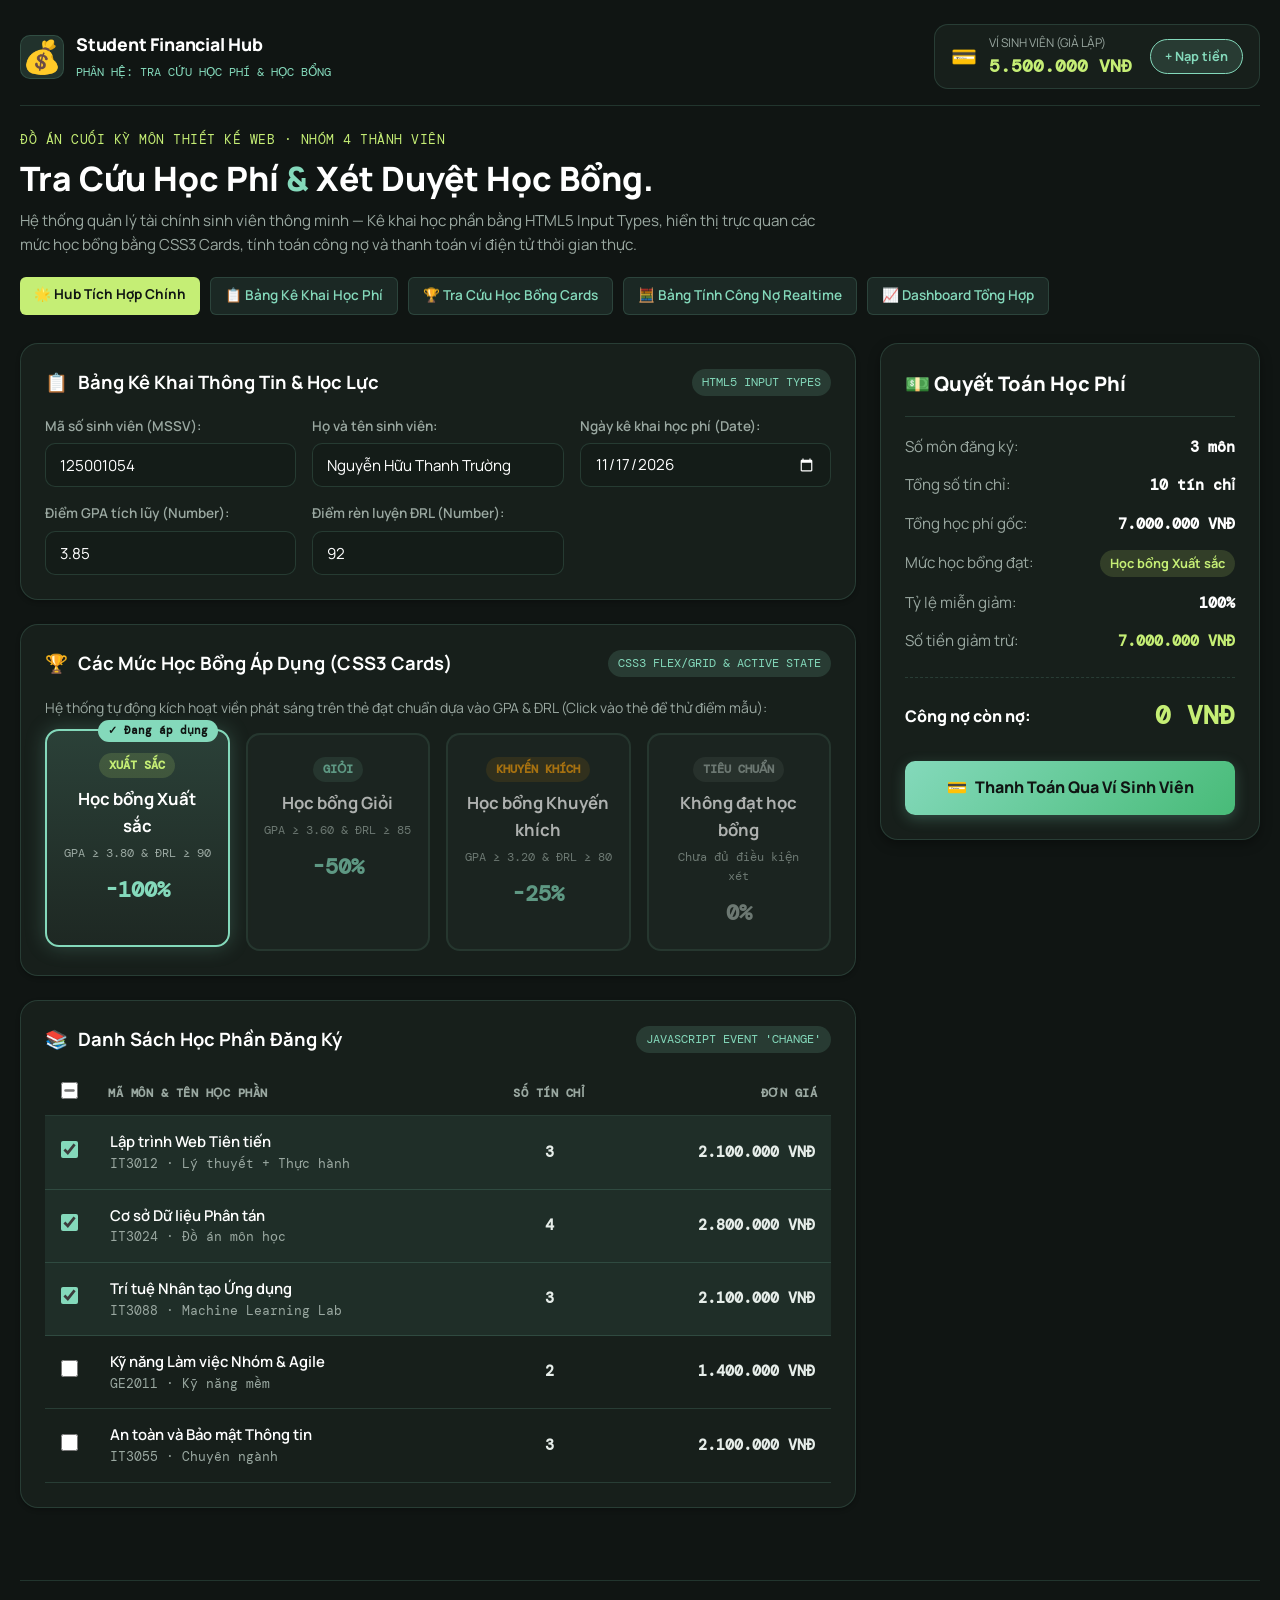
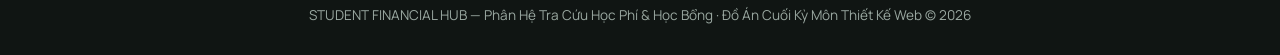
<file: index.html>
<!doctype html>
<html lang="vi">
  <head>
    <meta charset="utf-8">
    <meta name="viewport" content="width=device-width, initial-scale=1">
    <meta name="theme-color" content="#101513">
    <title>Financial Hub | Tra Cứu Học Phí & Xét Duyệt Học Bổng Sinh Viên</title>
    
    <!-- Google Fonts qua CDN: Manrope & DM Mono -->
    <link rel="preconnect" href="https://fonts.googleapis.com">
    <link rel="preconnect" href="https://fonts.gstatic.com" crossorigin>
    <link href="https://fonts.googleapis.com/css2?family=DM+Mono:wght@400;500;600&family=Manrope:wght@400;500;600;700;800&display=swap" rel="stylesheet">
    
    <!-- CSS Tách Biệt Theo Quy Chuẩn Kiến Trúc -->
    <link rel="stylesheet" href="css/reset.css">
    <link rel="stylesheet" href="css/variables.css">
    <link rel="stylesheet" href="css/style.css">
  </head>
  <body>
    <div class="hub-container">
      <!-- ═══ HEADER BẬC CAO ═══ -->
      <header class="hub-header">
        <div class="hub-header__top">
          <div class="hub-header__brand">
            <div class="hub-header__logo-icon">💰</div>
            <div>
              <h1 class="hub-header__title">Student Financial Hub</h1>
              <span class="hub-header__badge">Phân Hệ: Tra Cứu Học Phí & Học Bổng</span>
            </div>
          </div>

          <div class="hub-header__wallet">
            <span style="font-size: 1.3rem;">💳</span>
            <div>
              <div class="hub-header__wallet-label">Ví Sinh Viên (Giả Lập)</div>
              <div class="hub-header__wallet-value" id="wallet-header-balance">5.500.000 VNĐ</div>
            </div>
            <button type="button" class="hub-header__wallet-deposit-btn" id="btn-open-deposit-modal" title="Nạp thêm tiền vào ví">
              + Nạp tiền
            </button>
          </div>
        </div>

        <!-- Hero Section -->
        <div class="hub-hero">
          <p class="hub-hero__eyebrow">ĐỒ ÁN CUỐI KỲ MÔN THIẾT KẾ WEB · NHÓM 4 THÀNH VIÊN</p>
          <h2 class="hub-hero__heading">Tra Cứu Học Phí <span>&</span> Xét Duyệt Học Bổng.</h2>
          <p class="hub-hero__description">Hệ thống quản lý tài chính sinh viên thông minh — Kê khai học phần bằng HTML5 Input Types, hiển thị trực quan các mức học bổng bằng CSS3 Cards, tính toán công nợ và thanh toán ví điện tử thời gian thực.</p>
          
          <!-- Thanh điều hướng liên kết nhanh các phân hệ -->
          <nav class="hub-nav" style="display: flex; gap: 10px; margin-top: 20px; flex-wrap: wrap;">
            <a href="index.html" style="padding: 7px 14px; background: var(--color-lime); color: #101513; border-radius: 6px; font-weight: 700; text-decoration: none; font-size: 0.85rem;">🌟 Hub Tích Hợp Chính</a>
            <a href="pages/tuition.html" style="padding: 7px 14px; background: rgba(132, 217, 187, 0.1); color: var(--color-mint); border: 1px solid var(--color-border); border-radius: 6px; font-weight: 600; text-decoration: none; font-size: 0.85rem;">📋 Bảng Kê Khai Học Phí</a>
            <a href="pages/scholarship.html" style="padding: 7px 14px; background: rgba(132, 217, 187, 0.1); color: var(--color-mint); border: 1px solid var(--color-border); border-radius: 6px; font-weight: 600; text-decoration: none; font-size: 0.85rem;">🏆 Tra Cứu Học Bổng Cards</a>
            <a href="pages/calculator.html" style="padding: 7px 14px; background: rgba(132, 217, 187, 0.1); color: var(--color-mint); border: 1px solid var(--color-border); border-radius: 6px; font-weight: 600; text-decoration: none; font-size: 0.85rem;">🧮 Bảng Tính Công Nợ Realtime</a>
            <a href="pages/dashboard.html" style="padding: 7px 14px; background: rgba(132, 217, 187, 0.1); color: var(--color-mint); border: 1px solid var(--color-border); border-radius: 6px; font-weight: 600; text-decoration: none; font-size: 0.85rem;">📈 Dashboard Tổng Hợp</a>
          </nav>
        </div>
      </header>

      <!-- ═══ MAIN LAYOUT ═══ -->
      <main class="hub-main-grid">
        <!-- Cột Trái: Bảng kê khai, Thẻ học bổng & Danh sách môn học -->
        <div class="hub-left-column">
          <!-- 1. BẢNG KÊ KHAI THÔNG TIN & HỌC LỰC (HTML5 INPUT TYPES: DATE, NUMBER) -->
          <section class="hub-panel" aria-labelledby="declaration-heading">
            <div class="hub-panel__header">
              <h3 class="hub-panel__title" id="declaration-heading">
                <span>📋</span> Bảng Kê Khai Thông Tin & Học Lực
              </h3>
              <span class="hub-panel__tag">HTML5 INPUT TYPES</span>
            </div>

            <form class="declaration-form" id="tuition-declaration-form" onsubmit="return false;">
              <div class="declaration-form__group">
                <label class="declaration-form__label" for="student-code">Mã số sinh viên (MSSV):</label>
                <input type="text" id="student-code" class="declaration-form__input" value="125001054" placeholder="VD: 125001054">
              </div>

              <div class="declaration-form__group">
                <label class="declaration-form__label" for="student-fullname">Họ và tên sinh viên:</label>
                <input type="text" id="student-fullname" class="declaration-form__input" value="Nguyễn Hữu Thanh Trường" placeholder="VD: Nguyễn Hữu Thanh Trường">
              </div>

              <div class="declaration-form__group">
                <label class="declaration-form__label" for="declaration-date">Ngày kê khai học phí (Date):</label>
                <!-- Thẻ input date chuẩn HTML5 -->
                <input type="date" id="declaration-date" class="declaration-form__input" value="2026-11-17">
              </div>

              <div class="declaration-form__group">
                <label class="declaration-form__label" for="declaration-gpa">Điểm GPA tích lũy (Number):</label>
                <!-- Thẻ input number chuẩn HTML5 -->
                <input 
                  type="number" 
                  id="declaration-gpa" 
                  class="declaration-form__input" 
                  min="0" 
                  max="4.0" 
                  step="0.05" 
                  value="3.85" 
                  placeholder="Vd: 3.85"
                >
              </div>

              <div class="declaration-form__group">
                <label class="declaration-form__label" for="declaration-drl">Điểm rèn luyện ĐRL (Number):</label>
                <!-- Thẻ input number chuẩn HTML5 -->
                <input 
                  type="number" 
                  id="declaration-drl" 
                  class="declaration-form__input" 
                  min="0" 
                  max="100" 
                  step="1" 
                  value="92" 
                  placeholder="Vd: 92"
                >
              </div>
            </form>
          </section>

          <!-- 2. CSS3 CARDS HIỂN THỊ MỨC HỌC BỔNG -->
          <section class="hub-panel" aria-labelledby="scholarship-heading">
            <div class="hub-panel__header">
              <h3 class="hub-panel__title" id="scholarship-heading">
                <span>🏆</span> Các Mức Học Bổng Áp Dụng (CSS3 Cards)
              </h3>
              <span class="hub-panel__tag">CSS3 FLEX/GRID & ACTIVE STATE</span>
            </div>
            <p class="scholarship-desc">Hệ thống tự động kích hoạt viền phát sáng trên thẻ đạt chuẩn dựa vào GPA & ĐRL (Click vào thẻ để thử điểm mẫu):</p>
            
            <div class="scholarship-cards" id="scholarship-cards-container">
              <!-- Render động từ js/data.js -->
            </div>
          </section>

          <!-- 3. BẢNG MÔN HỌC & CHECKBOX REALTIME -->
          <section class="hub-panel" aria-labelledby="courses-heading">
            <div class="hub-panel__header">
              <h3 class="hub-panel__title" id="courses-heading">
                <span>📚</span> Danh Sách Học Phần Đăng Ký
              </h3>
              <span class="hub-panel__tag">JAVASCRIPT EVENT 'CHANGE'</span>
            </div>

            <div class="tuition-table-responsive">
              <table class="tuition-table">
                <thead>
                  <tr>
                    <th class="tuition-table__header" style="text-align: center; width: 44px;">
                      <input type="checkbox" id="select-all-courses" class="tuition-table__checkbox" title="Chọn tất cả môn học">
                    </th>
                    <th class="tuition-table__header">Mã Môn & Tên Học Phần</th>
                    <th class="tuition-table__header" style="text-align: center;">Số Tín Chỉ</th>
                    <th class="tuition-table__header" style="text-align: right;">Đơn Giá</th>
                  </tr>
                </thead>
                <tbody id="tuition-course-list">
                  <!-- Render động từ js/data.js -->
                </tbody>
              </table>
            </div>
          </section>
        </div>

        <!-- Cột Phải: Bảng Quyết Toán & Thanh Toán Ví -->
        <aside class="hub-right-column">
          <div class="summary-panel">
            <h3 class="summary-panel__header">💵 Quyết Toán Học Phí</h3>
            <div class="summary-list">
              <div class="summary-item">
                <span class="summary-item__label">Số môn đăng ký:</span>
                <span class="summary-item__value" id="summary-course-count">0 môn</span>
              </div>
              <div class="summary-item">
                <span class="summary-item__label">Tổng số tín chỉ:</span>
                <span class="summary-item__value" id="summary-total-credits">0 tín chỉ</span>
              </div>
              <div class="summary-item">
                <span class="summary-item__label">Tổng học phí gốc:</span>
                <span class="summary-item__value" id="summary-total-tuition">0 VNĐ</span>
              </div>
              <div class="summary-item">
                <span class="summary-item__label">Mức học bổng đạt:</span>
                <span class="summary-item__badge summary-item__badge--none" id="summary-scholarship-badge">Đang kiểm tra...</span>
              </div>
              <div class="summary-item">
                <span class="summary-item__label">Tỷ lệ miễn giảm:</span>
                <span class="summary-item__value" id="summary-scholarship-rate">0%</span>
              </div>
              <div class="summary-item">
                <span class="summary-item__label">Số tiền giảm trừ:</span>
                <span class="summary-item__value" style="color: var(--color-lime);" id="summary-discount-amount">0 VNĐ</span>
              </div>
              <div class="summary-item summary-debt">
                <span class="summary-debt__label">Công nợ còn nợ:</span>
                <span class="summary-debt__amount" id="summary-remaining-debt">0 VNĐ</span>
              </div>
            </div>

            <button type="button" class="summary-pay-btn" id="btn-open-payment-modal">
              <span>💳</span> Thanh Toán Qua Ví Sinh Viên
            </button>
          </div>
        </aside>
      </main>

      <!-- ═══ FOOTER ═══ -->
      <footer style="margin-top: 48px; padding-top: 24px; border-top: 1px solid var(--color-border); text-align: center; color: var(--color-text-dim); font-size: 0.85rem;">
        <p>STUDENT FINANCIAL HUB — Phân Hệ Tra Cứu Học Phí & Học Bổng · Đồ Án Cuối Kỳ Môn Thiết Kế Web © 2026</p>
      </footer>
    </div>

    <!-- ═══ MODAL THANH TOÁN VÍ SINH VIÊN ═══ -->
    <div class="wallet-modal-backdrop" id="wallet-payment-modal" role="dialog" aria-modal="true" aria-labelledby="modal-headline">
      <div class="wallet-modal">
        <h4 class="wallet-modal__title" id="modal-headline">💳 Xác Nhận Thanh Toán Học Phí</h4>
        <p class="wallet-modal__desc">Công nợ học phí sẽ được trừ trực tiếp vào số dư ví điện tử sinh viên của bạn.</p>

        <div class="wallet-modal__bill">
          <div class="wallet-modal__bill-row">
            <span>Sinh viên:</span>
            <strong id="modal-student-info">Nguyễn Hữu Thanh Trường (125001054)</strong>
          </div>
          <div class="wallet-modal__bill-row">
            <span>Số dư ví hiện tại:</span>
            <strong style="color: var(--color-lime);" id="wallet-modal-current">5.500.000 VNĐ</strong>
          </div>
          <div class="wallet-modal__bill-row">
            <span>Công nợ cần thanh toán:</span>
            <strong style="color: var(--color-danger);" id="wallet-modal-debt">0 VNĐ</strong>
          </div>
          <div class="wallet-modal__bill-row wallet-modal__bill-row--total">
            <span>Số dư dự kiến sau khi trừ:</span>
            <strong id="wallet-modal-after">5.500.000 VNĐ</strong>
          </div>
        </div>

        <div class="wallet-modal__actions">
          <button type="button" class="wallet-modal__btn-cancel" id="btn-close-modal">Hủy bỏ</button>
          <button type="button" class="wallet-modal__btn-confirm" id="btn-confirm-payment">Xác Nhận Trừ Ví</button>
        </div>
      </div>
    </div>

    <!-- ═══ MODAL NẠP TIỀN VÍ SINH VIÊN ═══ -->
    <div class="wallet-modal-backdrop" id="wallet-deposit-modal" role="dialog" aria-modal="true" aria-labelledby="deposit-modal-headline">
      <div class="wallet-modal">
        <h4 class="wallet-modal__title" id="deposit-modal-headline">💰 Nạp Tiền Vào Ví Sinh Viên</h4>
        <p class="wallet-modal__desc">Nhập số tiền hoặc chọn nhanh các mệnh giá bên dưới để nạp trực tiếp vào ví giả lập.</p>

        <div style="margin-bottom: 16px;">
          <label style="display: block; font-size: 0.85rem; font-weight: 600; color: var(--color-text-dim); margin-bottom: 6px;" for="deposit-amount-input">
            Số tiền nạp (VNĐ):
          </label>
          <input 
            type="number" 
            id="deposit-amount-input" 
            class="declaration-form__input" 
            placeholder="Nhập số tiền muốn nạp..." 
            min="10000" 
            step="10000"
            style="font-size: 1.1rem; font-weight: 700; color: var(--color-lime); width: 100%;"
          >
        </div>

        <!-- Chips chọn nhanh mệnh giá -->
        <div style="margin-bottom: 22px;">
          <div style="font-size: 0.75rem; text-transform: uppercase; color: var(--color-text-dim); margin-bottom: 8px; font-family: var(--font-family-mono); letter-spacing: 0.5px;">
            Chọn nhanh mệnh giá:
          </div>
          <div class="deposit-chips" style="display: flex; gap: 8px; flex-wrap: wrap;">
            <button type="button" class="deposit-chip-btn" data-amount="500000">+500.000đ</button>
            <button type="button" class="deposit-chip-btn" data-amount="1000000">+1.000.000đ</button>
            <button type="button" class="deposit-chip-btn" data-amount="2000000">+2.000.000đ</button>
            <button type="button" class="deposit-chip-btn" data-amount="5000000">+5.000.000đ</button>
          </div>
        </div>

        <div class="wallet-modal__actions">
          <button type="button" class="wallet-modal__btn-cancel" id="btn-close-deposit-modal">Hủy bỏ</button>
          <button type="button" class="wallet-modal__btn-confirm" id="btn-confirm-deposit">Xác Nhận Nạp Tiền</button>
        </div>
      </div>
    </div>

    <!-- Toast Notification -->
    <div class="hub-toast" id="app-toast"></div>

    <!-- ═══ JAVASCRIPT thuần (Vanilla JS - ES6+) ═══ -->
    <script src="js/data.js"></script>
    <script src="js/logic.js"></script>
    <script src="js/main.js"></script>
  </body>
</html>
</file>
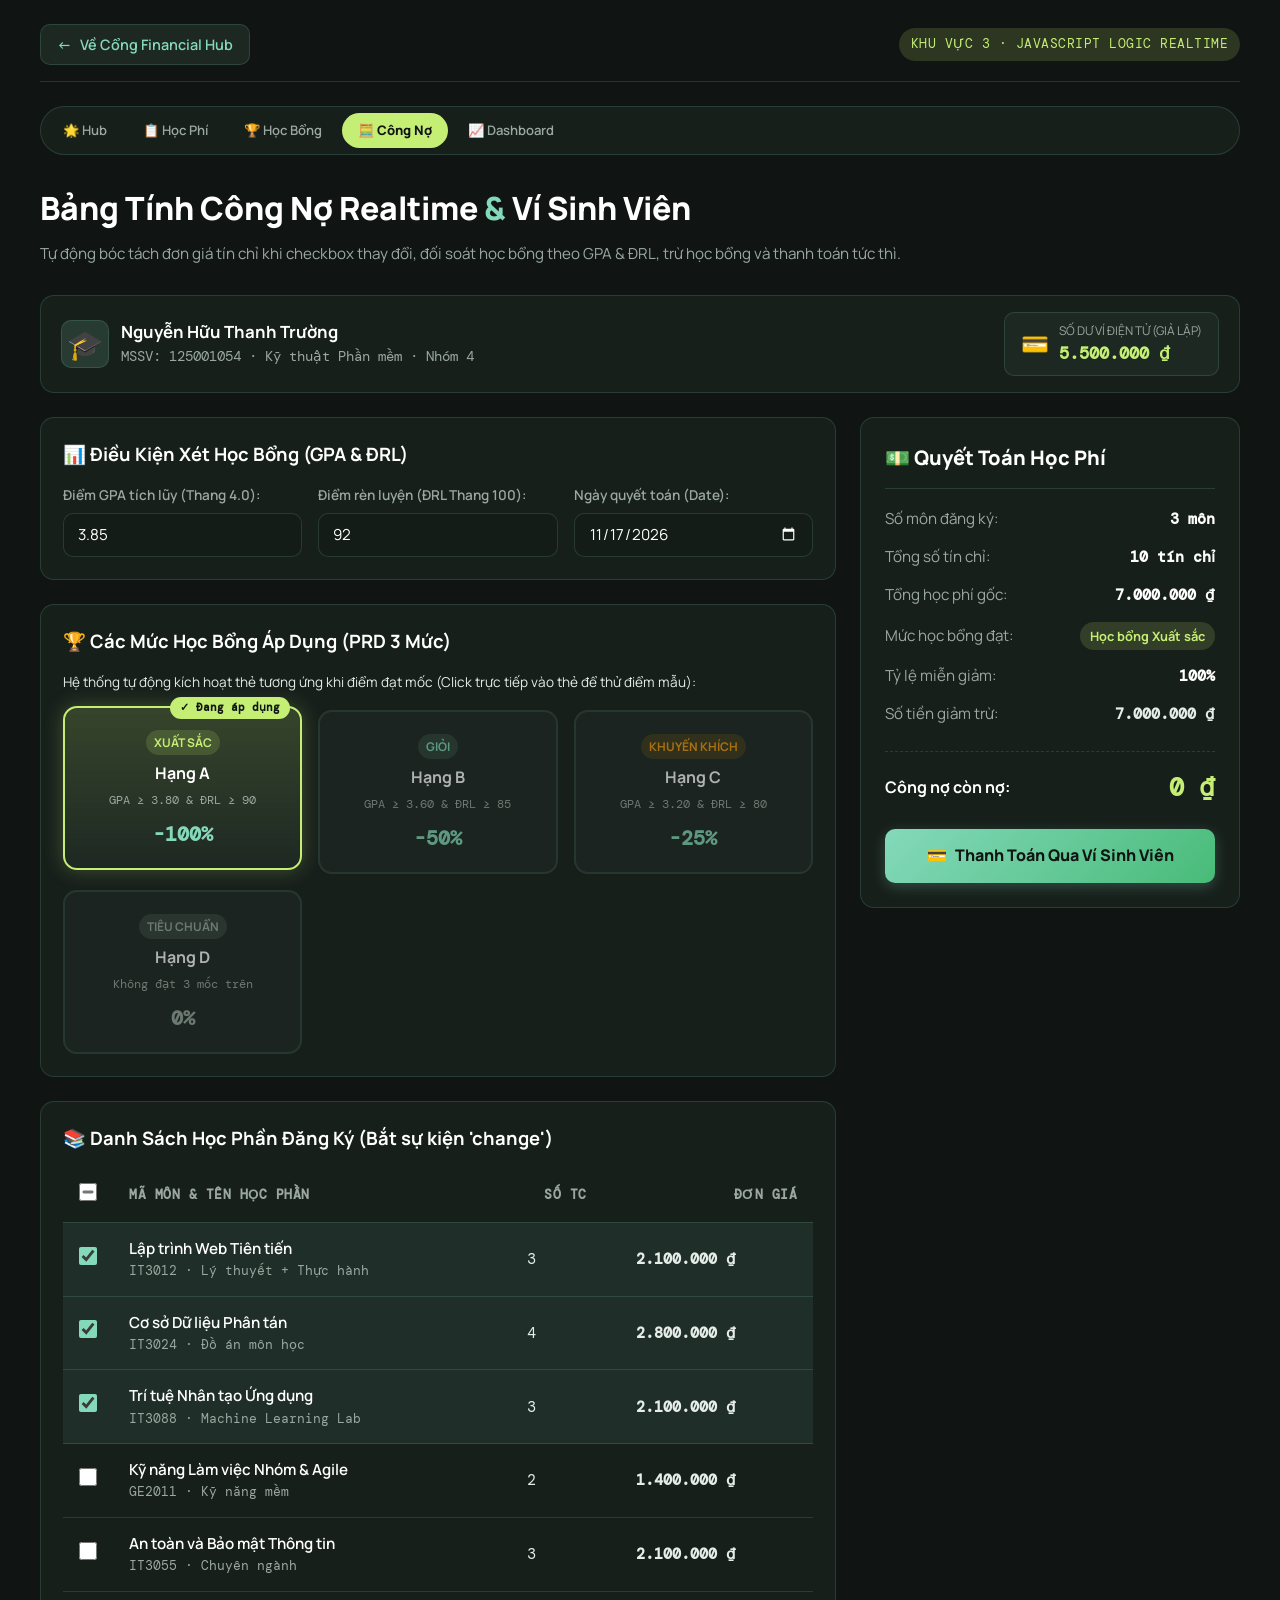
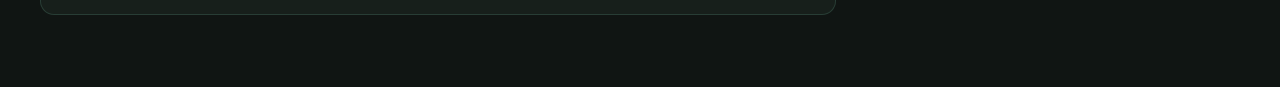
<file: pages/calculator.html>
<!doctype html>
<html lang="vi">
  <head>
    <meta charset="utf-8">
    <meta name="viewport" content="width=device-width, initial-scale=1">
    <meta name="theme-color" content="#101513">
    <title>Bảng Tính Công Nợ Realtime & Ví Sinh Viên | Financial Hub</title>
    <link rel="preconnect" href="https://fonts.googleapis.com">
    <link rel="preconnect" href="https://fonts.gstatic.com" crossorigin>
    <link href="https://fonts.googleapis.com/css2?family=DM+Mono:wght@400;500;600&family=Manrope:wght@400;500;600;700;800&display=swap" rel="stylesheet">
    <link rel="stylesheet" href="../css/style.css">
    <!-- CSS đã được chuyển vào css/style.css -->
  </head>
  <body>
    <div class="calc-container">
      <!-- Breadcrumb Navigation -->
      <nav class="top-nav">
        <a href="../index.html" class="btn-back">
          <span>←</span> Về Cổng Financial Hub
        </a>
        <span class="module-tag">KHU VỰC 3 · JAVASCRIPT LOGIC REALTIME</span>
      </nav>

      <nav class="subpage-nav">
        <a href="../index.html">🌟 Hub</a>
        <a href="tuition.html">📋 Học Phí</a>
        <a href="scholarship.html">🏆 Học Bổng</a>
        <a href="calculator.html" class="active">🧮 Công Nợ</a>
        <a href="dashboard.html">📈 Dashboard</a>
      </nav>

      <!-- Masthead -->
      <header class="calc-masthead">
        <h1>Bảng Tính Công Nợ Realtime <span>&</span> Ví Sinh Viên</h1>
        <p>Tự động bóc tách đơn giá tín chỉ khi checkbox thay đổi, đối soát học bổng theo GPA & ĐRL, trừ học bổng và thanh toán tức thì.</p>
      </header>

      <!-- Student & Wallet Bar -->
      <div class="student-bar">
        <div class="student-badge-info">
          <div class="student-badge-avatar">🎓</div>
          <div>
            <div class="student-badge-name">Nguyễn Hữu Thanh Trường</div>
            <div class="student-badge-meta">MSSV: 125001054 · Kỹ thuật Phần mềm · Nhóm 4</div>
          </div>
        </div>
        <div class="wallet-chip">
          <span style="font-size: 1.4rem;">💳</span>
          <div>
            <div class="wallet-chip-label">Số Dư Ví Điện Tử (Giả Lập)</div>
            <div class="wallet-chip-balance" id="header-wallet-balance">5.500.000 ₫</div>
          </div>
        </div>
      </div>

      <!-- Main Grid -->
      <main class="calc-grid">
        <!-- Cột Trái: GPA, Thẻ Học Bổng & Môn Học -->
        <section class="left-pane">
          <!-- 1. Kê khai Điểm Học Tập & Rèn Luyện (HTML5 Inputs) -->
          <article class="panel">
            <h2 class="panel-title">📊 Điều Kiện Xét Học Bổng (GPA & ĐRL)</h2>
            <div class="form-row">
              <div class="input-group">
                <label for="gpa-input">Điểm GPA tích lũy (Thang 4.0):</label>
                <input 
                  type="number" 
                  id="gpa-input" 
                  class="input-field" 
                  min="0" 
                  max="4.0" 
                  step="0.05" 
                  value="3.85" 
                  placeholder="Ví dụ: 3.85"
                >
              </div>
              <div class="input-group">
                <label for="drl-input">Điểm rèn luyện (ĐRL Thang 100):</label>
                <input 
                  type="number" 
                  id="drl-input" 
                  class="input-field" 
                  min="0" 
                  max="100" 
                  step="1" 
                  value="92" 
                  placeholder="Ví dụ: 92"
                >
              </div>
              <div class="input-group">
                <label for="calc-date">Ngày quyết toán (Date):</label>
                <input 
                  type="date" 
                  id="calc-date" 
                  class="input-field" 
                  value="2026-11-17"
                >
              </div>
            </div>
          </article>

          <!-- 2. Thẻ hiển thị mức học bổng (CSS3 Cards) -->
          <article class="panel">
            <h2 class="panel-title">🏆 Các Mức Học Bổng Áp Dụng (PRD 3 Mức)</h2>
            <p style="color: var(--text-secondary); font-size: 0.85rem; margin-bottom: 12px;">
              Hệ thống tự động kích hoạt thẻ tương ứng khi điểm đạt mốc (Click trực tiếp vào thẻ để thử điểm mẫu):
            </p>
            <div class="scholarship-grid">
              <!-- Mức Xuất sắc: 100% -->
              <div class="scholarship-card tier-excellent" data-tier="tier-excellent" data-sample-gpa="3.85" data-sample-drl="92">
                <span class="tier-badge">Xuất sắc</span>
                <h3 class="tier-title">Hạng A</h3>
                <p class="tier-criteria">GPA ≥ 3.80 & ĐRL ≥ 90</p>
                <span class="tier-rate">-100%</span>
              </div>

              <!-- Mức Giỏi: 50% -->
              <div class="scholarship-card tier-good" data-tier="tier-good" data-sample-gpa="3.65" data-sample-drl="86">
                <span class="tier-badge">Giỏi</span>
                <h3 class="tier-title">Hạng B</h3>
                <p class="tier-criteria">GPA ≥ 3.60 & ĐRL ≥ 85</p>
                <span class="tier-rate">-50%</span>
              </div>

              <!-- Mức Khuyến khích: 25% -->
              <div class="scholarship-card tier-fair" data-tier="tier-fair" data-sample-gpa="3.25" data-sample-drl="82">
                <span class="tier-badge">Khuyến khích</span>
                <h3 class="tier-title">Hạng C</h3>
                <p class="tier-criteria">GPA ≥ 3.20 & ĐRL ≥ 80</p>
                <span class="tier-rate">-25%</span>
              </div>

              <!-- Không đạt học bổng -->
              <div class="scholarship-card tier-none" data-tier="tier-none" data-sample-gpa="2.75" data-sample-drl="75">
                <span class="tier-badge">Tiêu chuẩn</span>
                <h3 class="tier-title">Hạng D</h3>
                <p class="tier-criteria">Không đạt 3 mốc trên</p>
                <span class="tier-rate">0%</span>
              </div>
            </div>
          </article>

          <!-- 3. Danh sách môn học đăng ký với checkbox Realtime -->
          <article class="panel">
            <h2 class="panel-title">📚 Danh Sách Học Phần Đăng Ký (Bắt sự kiện 'change')</h2>
            <div class="table-wrapper">
              <table class="subject-table">
                <thead>
                  <tr>
                    <th style="width: 44px; text-align: center;">
                      <input type="checkbox" id="select-all" title="Chọn tất cả">
                    </th>
                    <th>Mã môn & Tên học phần</th>
                    <th style="text-align: center;">Số TC</th>
                    <th style="text-align: right;">Đơn giá</th>
                  </tr>
                </thead>
                <tbody id="subject-list">
                  <tr>
                    <td style="text-align: center;">
                      <input type="checkbox" class="subject-checkbox" data-credits="3" data-price="2100000" checked>
                    </td>
                    <td>
                      <div class="course-name">Lập trình Web Tiên tiến</div>
                      <div class="course-code">IT3012 · Lý thuyết + Thực hành</div>
                    </td>
                    <td class="course-credits">3</td>
                    <td class="course-price">2.100.000 ₫</td>
                  </tr>
                  <tr>
                    <td style="text-align: center;">
                      <input type="checkbox" class="subject-checkbox" data-credits="4" data-price="2800000" checked>
                    </td>
                    <td>
                      <div class="course-name">Cơ sở Dữ liệu Phân tán</div>
                      <div class="course-code">IT3024 · Đồ án môn học</div>
                    </td>
                    <td class="course-credits">4</td>
                    <td class="course-price">2.800.000 ₫</td>
                  </tr>
                  <tr>
                    <td style="text-align: center;">
                      <input type="checkbox" class="subject-checkbox" data-credits="3" data-price="2100000" checked>
                    </td>
                    <td>
                      <div class="course-name">Trí tuệ Nhân tạo Ứng dụng</div>
                      <div class="course-code">IT3088 · Machine Learning Lab</div>
                    </td>
                    <td class="course-credits">3</td>
                    <td class="course-price">2.100.000 ₫</td>
                  </tr>
                  <tr>
                    <td style="text-align: center;">
                      <input type="checkbox" class="subject-checkbox" data-credits="2" data-price="1400000">
                    </td>
                    <td>
                      <div class="course-name">Kỹ năng Làm việc Nhóm & Agile</div>
                      <div class="course-code">GE2011 · Kỹ năng mềm</div>
                    </td>
                    <td class="course-credits">2</td>
                    <td class="course-price">1.400.000 ₫</td>
                  </tr>
                  <tr>
                    <td style="text-align: center;">
                      <input type="checkbox" class="subject-checkbox" data-credits="3" data-price="2100000">
                    </td>
                    <td>
                      <div class="course-name">An toàn và Bảo mật Thông tin</div>
                      <div class="course-code">IT3055 · Chuyên ngành</div>
                    </td>
                    <td class="course-credits">3</td>
                    <td class="course-price">2.100.000 ₫</td>
                  </tr>
                </tbody>
              </table>
            </div>
          </article>
        </section>

        <!-- Cột Phải: Bảng Quyết Toán & Nút Thanh Toán Ví -->
        <aside class="right-pane">
          <div class="summary-box">
            <h2 class="summary-header">💵 Quyết Toán Học Phí</h2>
            <div class="summary-rows">
              <div class="summary-row">
                <span class="summary-label">Số môn đăng ký:</span>
                <span class="summary-val" id="selected-count">0 môn</span>
              </div>
              <div class="summary-row">
                <span class="summary-label">Tổng số tín chỉ:</span>
                <span class="summary-val" id="total-credits">0 tín chỉ</span>
              </div>
              <div class="summary-row">
                <span class="summary-label">Tổng học phí gốc:</span>
                <span class="summary-val" id="total-tuition">0 ₫</span>
              </div>
              <div class="summary-row">
                <span class="summary-label">Mức học bổng đạt:</span>
                <span id="scholarship-name" class="badge-discount badge-none">Đang kiểm tra...</span>
              </div>
              <div class="summary-row">
                <span class="summary-label">Tỷ lệ miễn giảm:</span>
                <span class="summary-val" id="scholarship-rate">0%</span>
              </div>
              <div class="summary-row">
                <span class="summary-label">Số tiền giảm trừ:</span>
                <span class="summary-val" style="color: var(--lime);" id="scholarship-discount">0 ₫</span>
              </div>
              <div class="summary-row debt-row">
                <span class="debt-label">Công nợ còn nợ:</span>
                <span class="debt-value" id="remaining-debt">0 ₫</span>
              </div>
            </div>

            <button type="button" class="btn-wallet-pay" id="btn-open-wallet">
              <span>💳</span> Thanh Toán Qua Ví Sinh Viên
            </button>
          </div>
        </aside>
      </main>
    </div>

    <!-- Modal Thanh Toán Ví Sinh Viên (Giả Lập) -->
    <div class="modal-backdrop" id="wallet-modal">
      <div class="modal-box">
        <h3 class="modal-title"><span>💳</span> Xác Nhận Thanh Toán Học Phí</h3>
        <p class="modal-desc">Số tiền công nợ sẽ được trừ trực tiếp từ số dư ví điện tử sinh viên của bạn.</p>

        <div class="modal-bill">
          <div class="bill-row">
            <span>Sinh viên:</span>
            <strong>Nguyễn Hữu Thanh Trường</strong>
          </div>
          <div class="bill-row">
            <span>Số dư ví hiện tại:</span>
            <strong id="modal-wallet-balance" style="color: var(--lime);">5.500.000 ₫</strong>
          </div>
          <div class="bill-row">
            <span>Công nợ cần thanh toán:</span>
            <strong id="modal-pay-amount" style="color: var(--danger);">0 ₫</strong>
          </div>
          <div class="bill-row highlight">
            <span>Số dư ví sau thanh toán:</span>
            <strong id="modal-remaining-balance">5.500.000 ₫</strong>
          </div>
        </div>

        <div class="modal-actions">
          <button type="button" class="btn-cancel" id="btn-close-modal">Hủy bỏ</button>
          <button type="button" class="btn-confirm" id="btn-confirm-pay">Xác Nhận Trừ Ví</button>
        </div>
      </div>
    </div>

    <!-- Toast Notification -->
    <div class="toast" id="toast-msg"></div>

    <!-- Script Logic Của Thành Viên 4 -->
    <script src="../js/calculator.js"></script>
  </body>
</html>
</file>
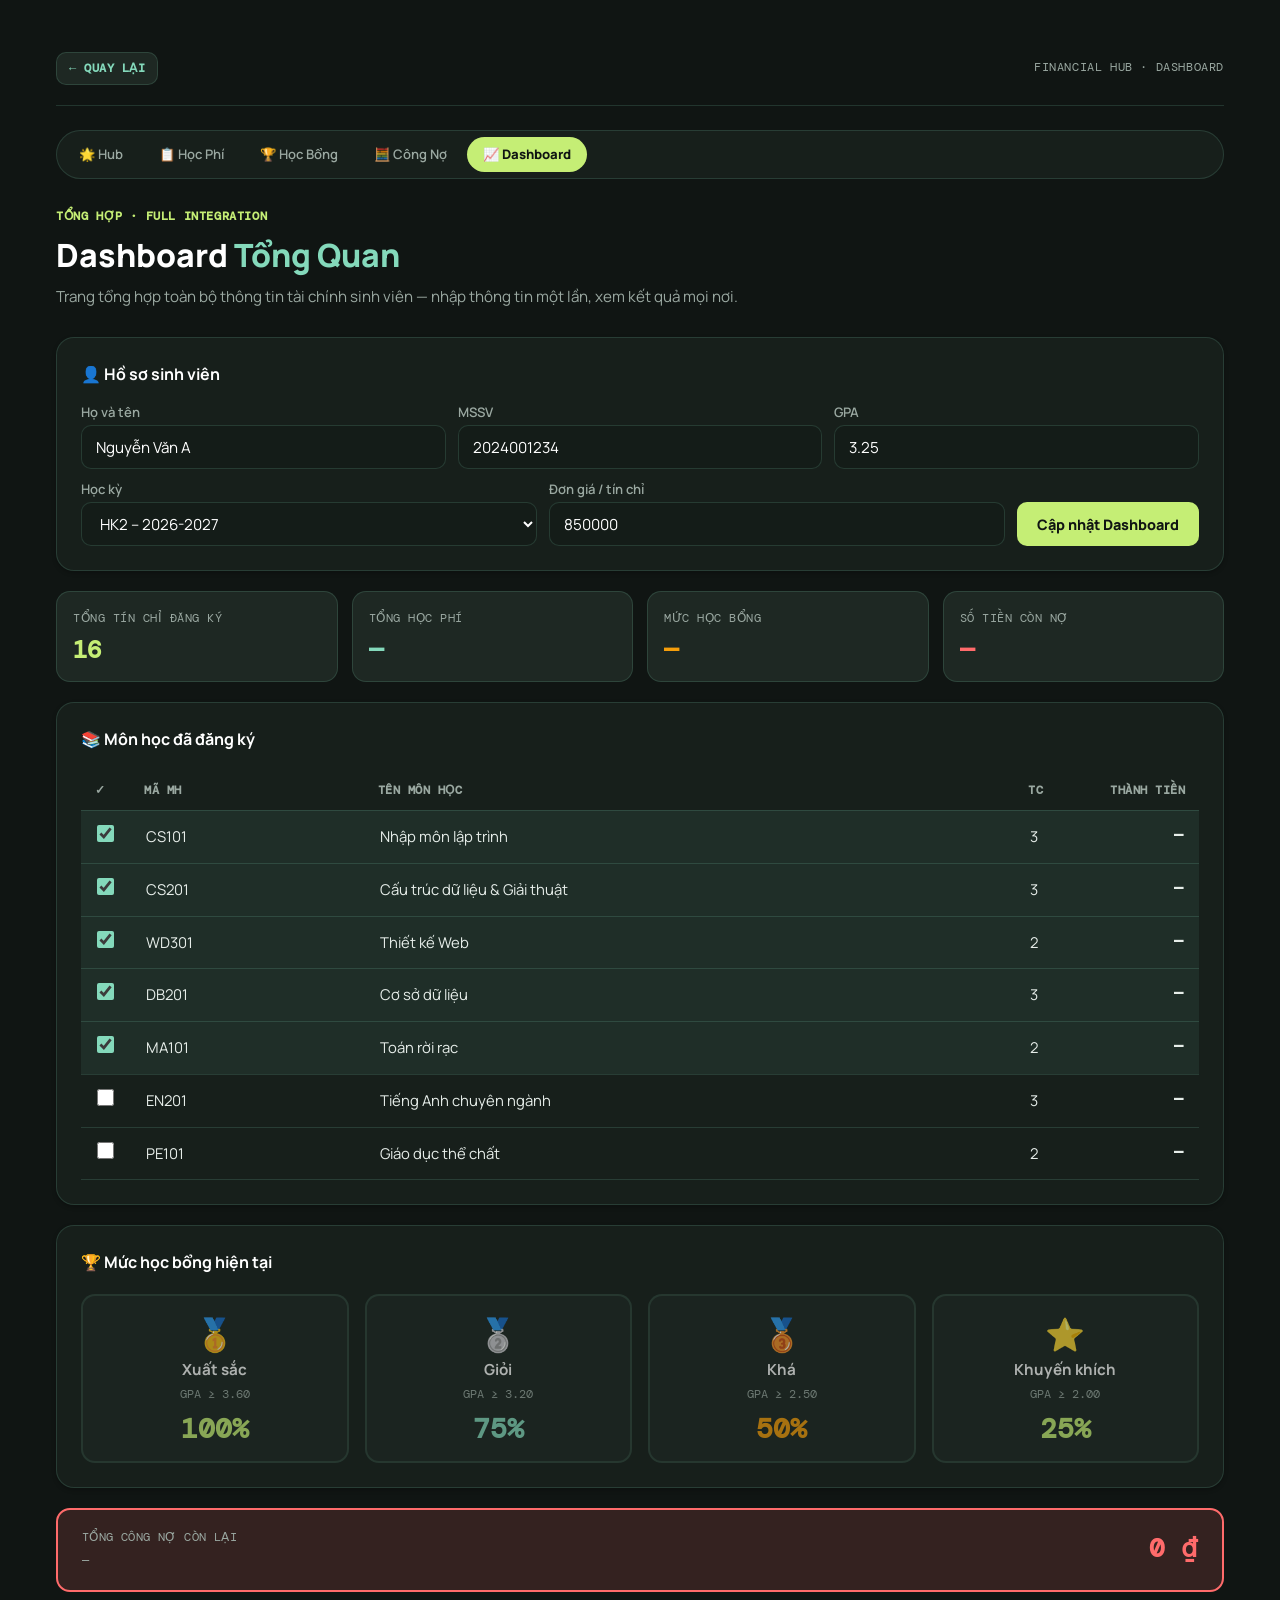
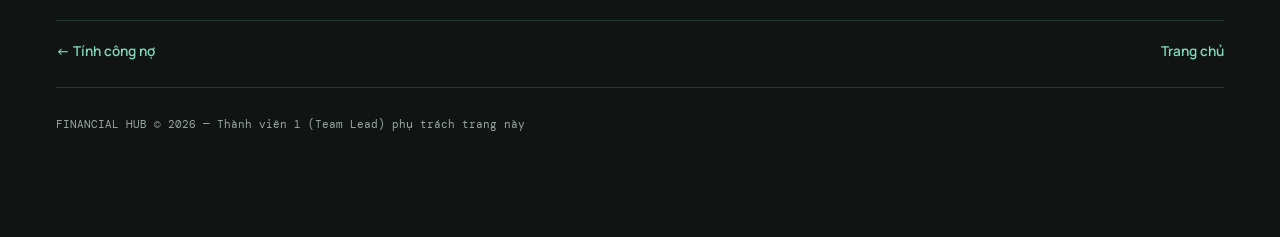
<file: pages/dashboard.html>
<!doctype html>
<html lang="vi">
  <head>
    <meta charset="utf-8">
    <meta name="viewport" content="width=device-width, initial-scale=1">
    <meta name="theme-color" content="#101513">
    <title>Dashboard Tổng Quan | Financial Hub</title>
    <link rel="preconnect" href="https://fonts.googleapis.com">
    <link rel="preconnect" href="https://fonts.gstatic.com" crossorigin>
    <link href="https://fonts.googleapis.com/css2?family=DM+Mono:wght@400;500&family=Manrope:wght@400;500;600;700;800&display=swap" rel="stylesheet">
    <link rel="stylesheet" href="../css/style.css">
  </head>
  <body>
    <main class="shell">
      <header class="masthead">
        <a href="../index.html" class="back-link">← QUAY LẠI</a>
        <span class="course-label">FINANCIAL HUB · DASHBOARD</span>
      </header>

      <nav class="subpage-nav">
        <a href="../index.html">🌟 Hub</a>
        <a href="tuition.html">📋 Học Phí</a>
        <a href="scholarship.html">🏆 Học Bổng</a>
        <a href="calculator.html">🧮 Công Nợ</a>
        <a href="dashboard.html" class="active">📈 Dashboard</a>
      </nav>

      <section class="exercise-head">
        <p class="eyebrow">TỔNG HỢP · FULL INTEGRATION</p>
        <h1>Dashboard <span>Tổng Quan</span></h1>
        <p>Trang tổng hợp toàn bộ thông tin tài chính sinh viên — nhập thông tin một lần, xem kết quả mọi nơi.</p>
      </section>

      <!-- ═══ STUDENT PROFILE ═══ -->
      <section class="workbench">
        <h2>👤 Hồ sơ sinh viên</h2>
        <form id="dashboard-form" style="display: grid; gap: 14px;">
          <div class="controls">
            <div class="field">
              <label for="d-name">Họ và tên</label>
              <input type="text" id="d-name" placeholder="Nguyễn Văn A" value="Nguyễn Văn A">
            </div>
            <div class="field">
              <label for="d-id">MSSV</label>
              <input type="text" id="d-id" placeholder="2024001234" value="2024001234">
            </div>
            <div class="field">
              <label for="d-gpa">GPA</label>
              <input type="number" id="d-gpa" min="0" max="4" step="0.01" value="3.25">
            </div>
          </div>
          <div class="controls">
            <div class="field">
              <label for="d-semester">Học kỳ</label>
              <select id="d-semester">
                <option value="HK1-2026">HK1 – 2026-2027</option>
                <option value="HK2-2026" selected>HK2 – 2026-2027</option>
              </select>
            </div>
            <div class="field">
              <label for="d-credit-price">Đơn giá / tín chỉ</label>
              <input type="number" id="d-credit-price" value="850000" min="100000" step="50000">
            </div>
            <button type="button" id="btn-dashboard-update" style="align-self: end;">Cập nhật Dashboard</button>
          </div>
        </form>
      </section>

      <!-- ═══ STATS OVERVIEW ═══ -->
      <div class="stats-row" style="margin-top: 20px;">
        <div class="stat-card">
          <div class="stat-label">Tổng tín chỉ đăng ký</div>
          <div class="stat-value lime" id="d-total-credits">16</div>
        </div>
        <div class="stat-card">
          <div class="stat-label">Tổng học phí</div>
          <div class="stat-value mint" id="d-total-tuition">—</div>
        </div>
        <div class="stat-card">
          <div class="stat-label">Mức học bổng</div>
          <div class="stat-value gold" id="d-scholarship-level">—</div>
        </div>
        <div class="stat-card">
          <div class="stat-label">Số tiền còn nợ</div>
          <div class="stat-value error" id="d-debt">—</div>
        </div>
      </div>

      <!-- ═══ COURSE LIST ═══ -->
      <section class="workbench" style="margin-top: 20px;">
        <h2>📚 Môn học đã đăng ký</h2>
        <div style="overflow-x: auto;">
          <table class="tuition-table" id="d-course-table">
            <thead>
              <tr>
                <th style="width:40px">✓</th>
                <th>Mã MH</th>
                <th>Tên môn học</th>
                <th style="width:55px">TC</th>
                <th class="money" style="width:130px">Thành tiền</th>
              </tr>
            </thead>
            <tbody>
              <tr><td><input type="checkbox" class="d-cb" data-credits="3" checked></td><td>CS101</td><td>Nhập môn lập trình</td><td>3</td><td class="money d-cost">—</td></tr>
              <tr><td><input type="checkbox" class="d-cb" data-credits="3" checked></td><td>CS201</td><td>Cấu trúc dữ liệu & Giải thuật</td><td>3</td><td class="money d-cost">—</td></tr>
              <tr><td><input type="checkbox" class="d-cb" data-credits="2" checked></td><td>WD301</td><td>Thiết kế Web</td><td>2</td><td class="money d-cost">—</td></tr>
              <tr><td><input type="checkbox" class="d-cb" data-credits="3" checked></td><td>DB201</td><td>Cơ sở dữ liệu</td><td>3</td><td class="money d-cost">—</td></tr>
              <tr><td><input type="checkbox" class="d-cb" data-credits="2" checked></td><td>MA101</td><td>Toán rời rạc</td><td>2</td><td class="money d-cost">—</td></tr>
              <tr><td><input type="checkbox" class="d-cb" data-credits="3"></td><td>EN201</td><td>Tiếng Anh chuyên ngành</td><td>3</td><td class="money d-cost">—</td></tr>
              <tr><td><input type="checkbox" class="d-cb" data-credits="2"></td><td>PE101</td><td>Giáo dục thể chất</td><td>2</td><td class="money d-cost">—</td></tr>
            </tbody>
          </table>
        </div>
      </section>

      <!-- ═══ SCHOLARSHIP CARDS (mini) ═══ -->
      <section class="workbench" style="margin-top: 20px;">
        <h2>🏆 Mức học bổng hiện tại</h2>
        <div class="scholarship-grid" id="d-scholarship-grid">
          <div class="scholarship-card gold" data-min-gpa="3.60" data-percent="100" id="d-card-xs">
            <div class="card-emoji">🥇</div>
            <div class="card-title">Xuất sắc</div>
            <div class="card-gpa">GPA ≥ 3.60</div>
            <div class="card-percent">100%</div>
          </div>
          <div class="scholarship-card silver" data-min-gpa="3.20" data-percent="75" id="d-card-g">
            <div class="card-emoji">🥈</div>
            <div class="card-title">Giỏi</div>
            <div class="card-gpa">GPA ≥ 3.20</div>
            <div class="card-percent">75%</div>
          </div>
          <div class="scholarship-card bronze" data-min-gpa="2.50" data-percent="50" id="d-card-k">
            <div class="card-emoji">🥉</div>
            <div class="card-title">Khá</div>
            <div class="card-gpa">GPA ≥ 2.50</div>
            <div class="card-percent">50%</div>
          </div>
          <div class="scholarship-card" data-min-gpa="2.00" data-percent="25" id="d-card-kk">
            <div class="card-emoji">⭐</div>
            <div class="card-title">Khuyến khích</div>
            <div class="card-gpa">GPA ≥ 2.00</div>
            <div class="card-percent">25%</div>
          </div>
        </div>
      </section>

      <!-- ═══ FINAL SUMMARY ═══ -->
      <div class="summary-bar debt" id="d-summary" style="margin-top: 20px;">
        <div>
          <div class="label">TỔNG CÔNG NỢ CÒN LẠI</div>
          <div class="label" style="margin-top:4px;" id="d-formula">—</div>
        </div>
        <div class="total" id="d-grand-total">0 ₫</div>
      </div>

      <div class="exercise-nav">
        <a href="calculator.html">← Tính công nợ</a>
        <a href="../index.html">Trang chủ</a>
      </div>

      <footer class="site-footer">
        <span>FINANCIAL HUB © 2026 — Thành viên 1 (Team Lead) phụ trách trang này</span>
      </footer>
    </main>

    <script src="../js/dashboard.js"></script>
  </body>
</html>
</file>
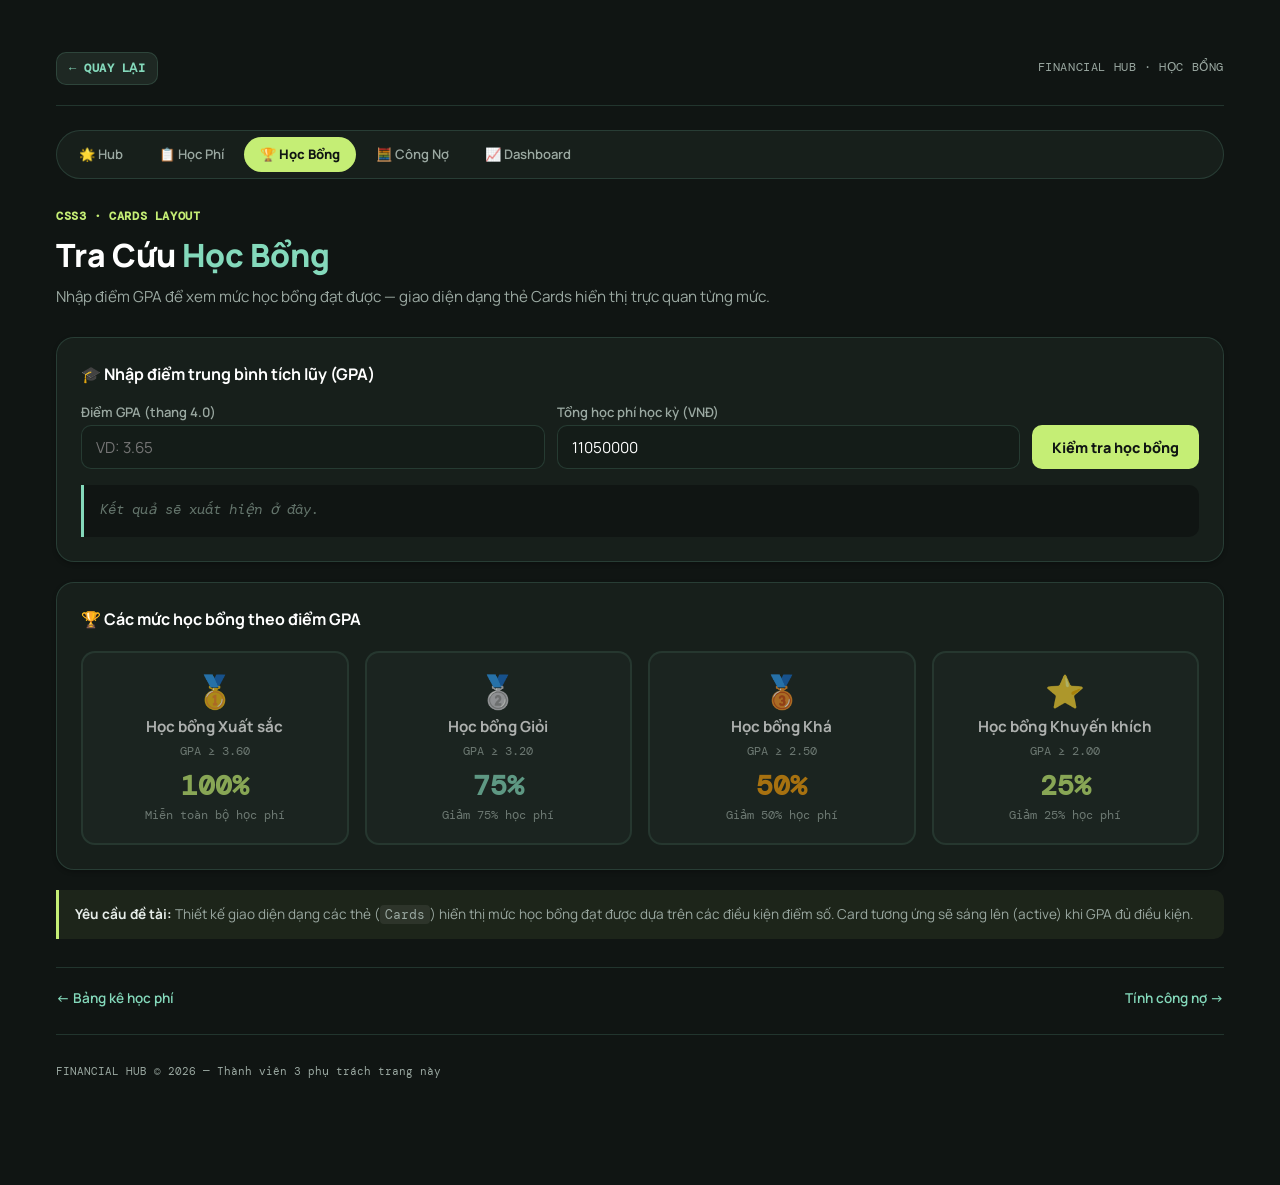
<file: pages/scholarship.html>
<!doctype html>
<html lang="vi">
  <head>
    <meta charset="utf-8">
    <meta name="viewport" content="width=device-width, initial-scale=1">
    <meta name="theme-color" content="#101513">
    <title>Tra Cứu Học Bổng | Financial Hub</title>
    <link rel="preconnect" href="https://fonts.googleapis.com">
    <link rel="preconnect" href="https://fonts.gstatic.com" crossorigin>
    <link href="https://fonts.googleapis.com/css2?family=DM+Mono:wght@400;500&family=Manrope:wght@400;500;600;700;800&display=swap" rel="stylesheet">
    <link rel="stylesheet" href="../css/style.css">
  </head>
  <body>
    <main class="shell">
      <header class="masthead">
        <a href="../index.html" class="back-link">← QUAY LẠI</a>
        <span class="course-label">FINANCIAL HUB · HỌC BỔNG</span>
      </header>

      <nav class="subpage-nav">
        <a href="../index.html">🌟 Hub</a>
        <a href="tuition.html">📋 Học Phí</a>
        <a href="scholarship.html" class="active">🏆 Học Bổng</a>
        <a href="calculator.html">🧮 Công Nợ</a>
        <a href="dashboard.html">📈 Dashboard</a>
      </nav>

      <section class="exercise-head">
        <p class="eyebrow">CSS3 · CARDS LAYOUT</p>
        <h1>Tra Cứu <span>Học Bổng</span></h1>
        <p>Nhập điểm GPA để xem mức học bổng đạt được — giao diện dạng thẻ Cards hiển thị trực quan từng mức.</p>
      </section>

      <!-- ═══ GPA INPUT ═══ -->
      <section class="workbench">
        <h2>🎓 Nhập điểm trung bình tích lũy (GPA)</h2>
        <div class="controls">
          <div class="field">
            <label for="gpa-input">Điểm GPA (thang 4.0)</label>
            <input type="number" id="gpa-input" min="0" max="4" step="0.01" placeholder="VD: 3.65" value="">
          </div>
          <div class="field">
            <label for="total-tuition">Tổng học phí học kỳ (VNĐ)</label>
            <input type="number" id="total-tuition" min="0" step="100000" value="11050000" placeholder="11,050,000">
          </div>
          <button type="button" id="btn-check-scholarship">Kiểm tra học bổng</button>
        </div>
        <div class="result" id="gpa-result"></div>
      </section>

      <!-- ═══ SCHOLARSHIP CARDS ═══ -->
      <section class="workbench" style="margin-top: 20px;">
        <h2>🏆 Các mức học bổng theo điểm GPA</h2>
        <div class="scholarship-grid" id="scholarship-grid">

          <!-- Card 1: Xuất sắc -->
          <div class="scholarship-card gold" data-min-gpa="3.60" data-percent="100" id="card-xuat-sac">
            <div class="card-emoji">🥇</div>
            <div class="card-title">Học bổng Xuất sắc</div>
            <div class="card-gpa">GPA ≥ 3.60</div>
            <div class="card-percent">100%</div>
            <div class="card-amount">Miễn toàn bộ học phí</div>
          </div>

          <!-- Card 2: Giỏi -->
          <div class="scholarship-card silver" data-min-gpa="3.20" data-percent="75" id="card-gioi">
            <div class="card-emoji">🥈</div>
            <div class="card-title">Học bổng Giỏi</div>
            <div class="card-gpa">GPA ≥ 3.20</div>
            <div class="card-percent">75%</div>
            <div class="card-amount">Giảm 75% học phí</div>
          </div>

          <!-- Card 3: Khá -->
          <div class="scholarship-card bronze" data-min-gpa="2.50" data-percent="50" id="card-kha">
            <div class="card-emoji">🥉</div>
            <div class="card-title">Học bổng Khá</div>
            <div class="card-gpa">GPA ≥ 2.50</div>
            <div class="card-percent">50%</div>
            <div class="card-amount">Giảm 50% học phí</div>
          </div>

          <!-- Card 4: Khuyến khích -->
          <div class="scholarship-card" data-min-gpa="2.00" data-percent="25" id="card-kk">
            <div class="card-emoji">⭐</div>
            <div class="card-title">Học bổng Khuyến khích</div>
            <div class="card-gpa">GPA ≥ 2.00</div>
            <div class="card-percent">25%</div>
            <div class="card-amount">Giảm 25% học phí</div>
          </div>

        </div>
      </section>

      <!-- ═══ SCHOLARSHIP RESULT ═══ -->
      <div class="summary-bar" id="scholarship-summary" style="margin-top: 20px; display: none;">
        <div>
          <div class="label">SỐ TIỀN HỌC BỔNG ĐƯỢC NHẬN</div>
          <div class="label" style="margin-top:4px;" id="scholarship-detail">—</div>
        </div>
        <div class="total" id="scholarship-amount">0 ₫</div>
      </div>

      <div class="prompt-box">
        <strong>Yêu cầu đề tài:</strong> Thiết kế giao diện dạng các thẻ (<code>Cards</code>) hiển thị mức học bổng đạt được dựa trên các điều kiện điểm số. Card tương ứng sẽ sáng lên (active) khi GPA đủ điều kiện.
      </div>

      <div class="exercise-nav">
        <a href="tuition.html">← Bảng kê học phí</a>
        <a href="calculator.html">Tính công nợ →</a>
      </div>

      <footer class="site-footer">
        <span>FINANCIAL HUB © 2026 — Thành viên 3 phụ trách trang này</span>
      </footer>
    </main>

    <script src="../js/scholarship.js"></script>
  </body>
</html>
</file>
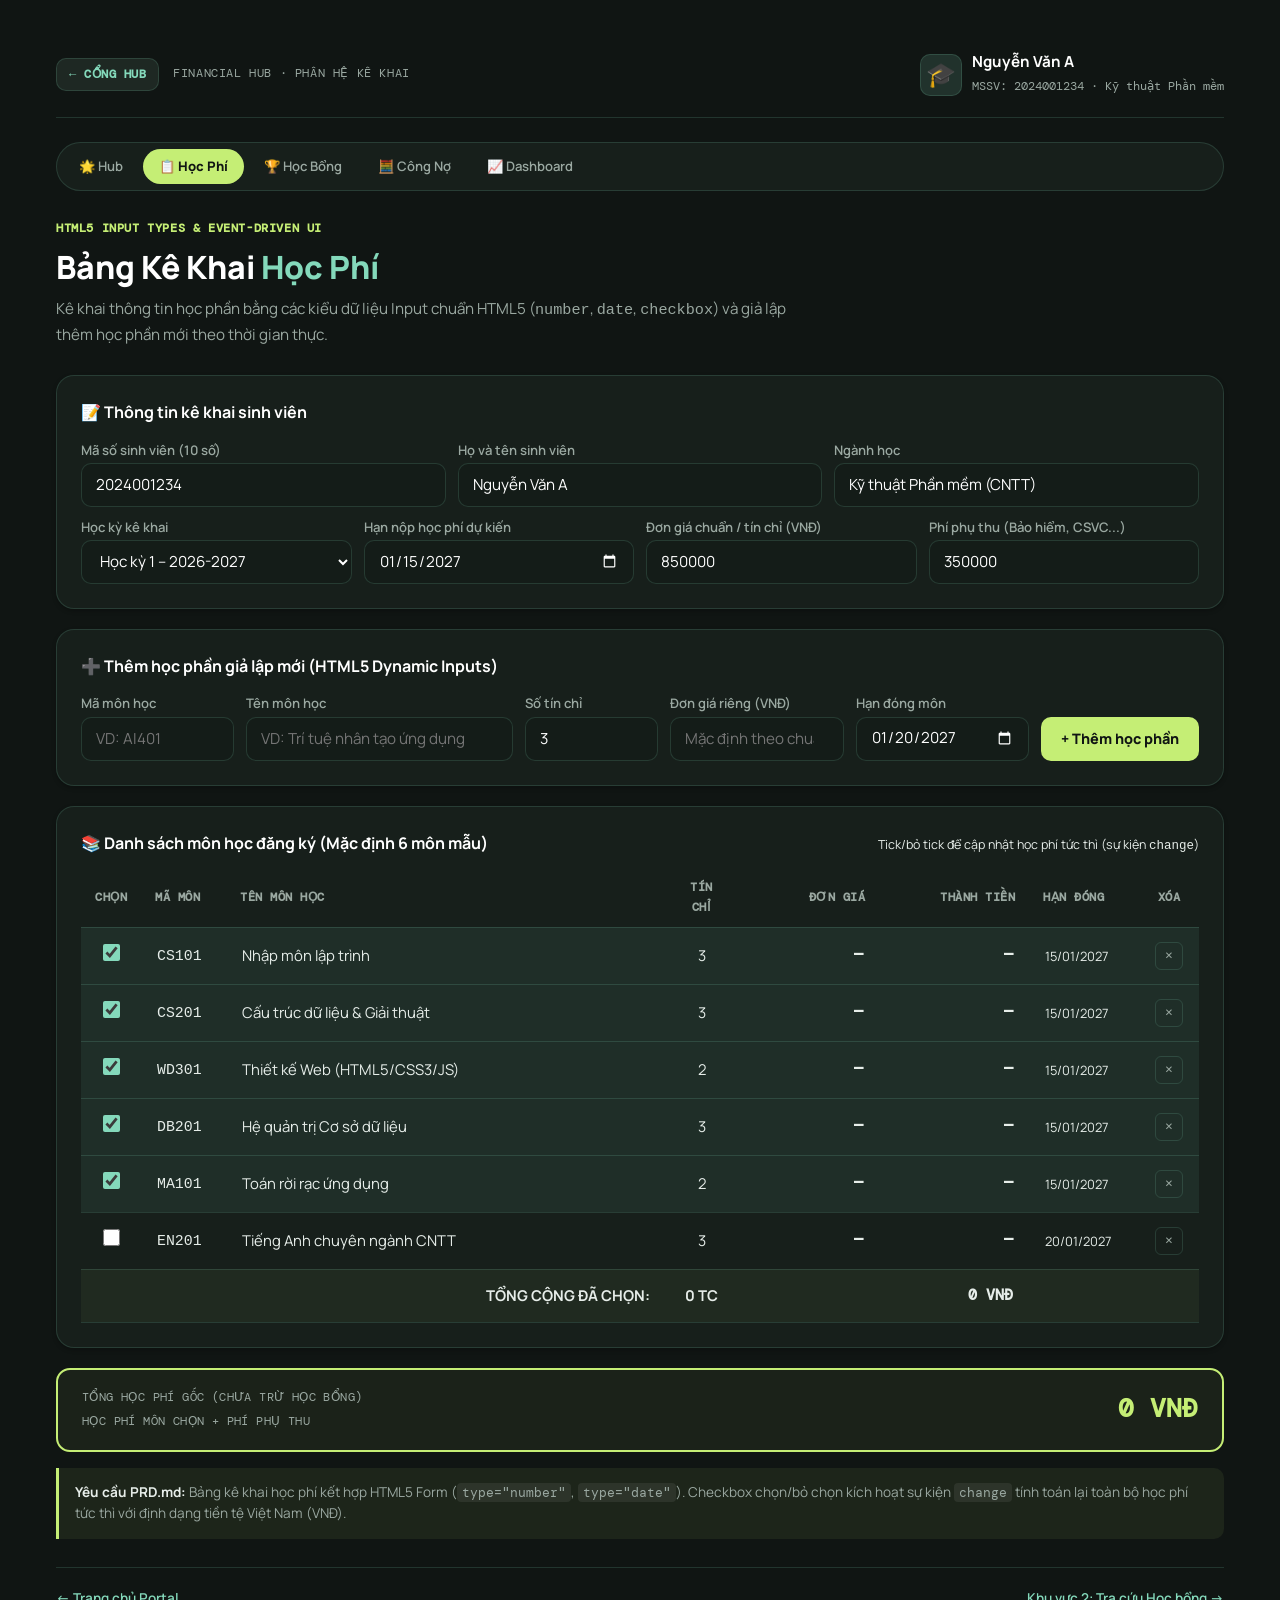
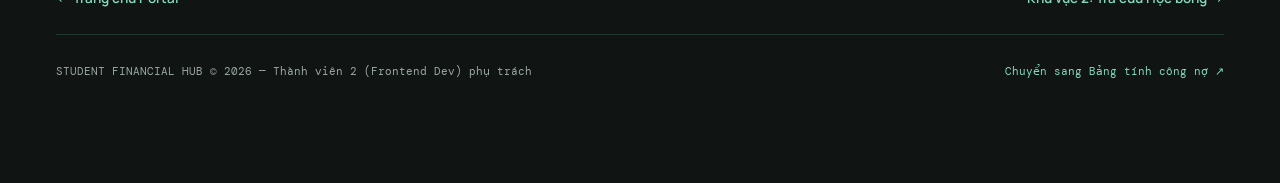
<file: pages/tuition.html>
<!doctype html>
<html lang="vi">
  <head>
    <meta charset="utf-8">
    <meta name="viewport" content="width=device-width, initial-scale=1">
    <meta name="theme-color" content="#101513">
    <title>Bảng Kê Khai Học Phí | Financial Hub</title>
    <link rel="preconnect" href="https://fonts.googleapis.com">
    <link rel="preconnect" href="https://fonts.gstatic.com" crossorigin>
    <link href="https://fonts.googleapis.com/css2?family=DM+Mono:wght@400;500&family=Manrope:wght@400;500;600;700;800&display=swap" rel="stylesheet">
    <link rel="stylesheet" href="../css/style.css">
  </head>
  <body>
    <main class="shell">
      <!-- ═══ HEADER & STUDENT INFO (PRD KHU VỰC 1) ═══ -->
      <header class="masthead">
        <div style="display: flex; align-items: center; gap: 14px;">
          <a href="../index.html" class="back-link">← CỔNG HUB</a>
          <span class="course-label">FINANCIAL HUB · PHÂN HỆ KÊ KHAI</span>
        </div>
        <div class="user-badge">
          <span class="badge-avatar">🎓</span>
          <div class="badge-info">
            <strong>Nguyễn Văn A</strong>
            <small>MSSV: 2024001234 · Kỹ thuật Phần mềm</small>
          </div>
        </div>
      </header>

      <nav class="subpage-nav">
        <a href="../index.html">🌟 Hub</a>
        <a href="tuition.html" class="active">📋 Học Phí</a>
        <a href="scholarship.html">🏆 Học Bổng</a>
        <a href="calculator.html">🧮 Công Nợ</a>
        <a href="dashboard.html">📈 Dashboard</a>
      </nav>

      <!-- ═══ PAGE INTRO ═══ -->
      <section class="exercise-head">
        <p class="eyebrow">HTML5 INPUT TYPES & EVENT-DRIVEN UI</p>
        <h1>Bảng Kê Khai <span>Học Phí</span></h1>
        <p>Kê khai thông tin học phần bằng các kiểu dữ liệu Input chuẩn HTML5 (<code>number</code>, <code>date</code>, <code>checkbox</code>) và giả lập thêm học phần mới theo thời gian thực.</p>
      </section>

      <!-- ═══ KHU VỰC 1: THÔNG TIN SINH VIÊN & ĐIỀU KIỆN KÊ KHAI ═══ -->
      <section class="workbench">
        <h2>📝 Thông tin kê khai sinh viên</h2>
        <form id="student-form" style="display: grid; gap: 14px;" onsubmit="return false;">
          <div class="controls">
            <div class="field">
              <label for="student-id">Mã số sinh viên (10 số)</label>
              <input type="text" id="student-id" placeholder="VD: 2024001234" value="2024001234" required pattern="[0-9]{10}" title="MSSV gồm đúng 10 chữ số">
            </div>
            <div class="field">
              <label for="student-name">Họ và tên sinh viên</label>
              <input type="text" id="student-name" placeholder="Nguyễn Văn A" value="Nguyễn Văn A" required>
            </div>
            <div class="field">
              <label for="student-major">Ngành học</label>
              <input type="text" id="student-major" value="Kỹ thuật Phần mềm (CNTT)" required>
            </div>
          </div>
          <div class="controls">
            <div class="field">
              <label for="semester">Học kỳ kê khai</label>
              <select id="semester" required>
                <option value="HK1-2026" selected>Học kỳ 1 – 2026-2027</option>
                <option value="HK2-2026">Học kỳ 2 – 2026-2027</option>
                <option value="HK3-2026">Học kỳ hè – 2026-2027</option>
              </select>
            </div>
            <div class="field">
              <label for="due-date">Hạn nộp học phí dự kiến</label>
              <input type="date" id="due-date" value="2027-01-15" required>
            </div>
            <div class="field">
              <label for="credit-price">Đơn giá chuẩn / tín chỉ (VNĐ)</label>
              <input type="number" id="credit-price" value="850000" min="100000" max="5000000" step="10000" required>
            </div>
            <div class="field">
              <label for="extra-fee">Phí phụ thu (Bảo hiểm, CSVC...)</label>
              <input type="number" id="extra-fee" value="350000" min="0" max="5000000" step="10000">
            </div>
          </div>
        </form>
      </section>

      <!-- ═══ FORM THÊM HỌC PHẦN GIẢ LẬP (PRD YÊU CẦU ĐẶC BIỆT) ═══ -->
      <section class="workbench" style="margin-top: 20px;">
        <h2>➕ Thêm học phần giả lập mới (HTML5 Dynamic Inputs)</h2>
        <form id="add-course-form" style="display: grid; gap: 14px;">
          <div class="controls">
            <div class="field" style="flex: 1 1 120px;">
              <label for="new-course-code">Mã môn học</label>
              <input type="text" id="new-course-code" placeholder="VD: AI401" required>
            </div>
            <div class="field" style="flex: 2 1 200px;">
              <label for="new-course-name">Tên môn học</label>
              <input type="text" id="new-course-name" placeholder="VD: Trí tuệ nhân tạo ứng dụng" required>
            </div>
            <div class="field" style="flex: 1 1 100px;">
              <label for="new-course-credits">Số tín chỉ</label>
              <input type="number" id="new-course-credits" min="1" max="10" value="3" required>
            </div>
            <div class="field" style="flex: 1 1 140px;">
              <label for="new-course-price">Đơn giá riêng (VNĐ)</label>
              <input type="number" id="new-course-price" placeholder="Mặc định theo chuẩn" min="100000" step="50000">
            </div>
            <div class="field" style="flex: 1 1 140px;">
              <label for="new-course-deadline">Hạn đóng môn</label>
              <input type="date" id="new-course-deadline" value="2027-01-20" required>
            </div>
            <button type="submit" id="btn-add-course" style="align-self: end;">+ Thêm học phần</button>
          </div>
        </form>
      </section>

      <!-- ═══ KHU VỰC 3: BẢNG KÊ KHAI MÔN HỌC ═══ -->
      <section class="workbench" style="margin-top: 20px;">
        <div style="display: flex; justify-content: space-between; align-items: baseline; margin-bottom: 12px; flex-wrap: wrap; gap: 8px;">
          <h2 style="margin: 0;">📚 Danh sách môn học đăng ký (Mặc định 6 môn mẫu)</h2>
          <small style="color: var(--muted); font-family: var(--mono); font-size: 0.78rem;">
            Tick/bỏ tick để cập nhật học phí tức thì (sự kiện <code>change</code>)
          </small>
        </div>

        <div style="overflow-x: auto;">
          <table class="tuition-table" id="course-table">
            <thead>
              <tr>
                <th style="width: 44px; text-align: center;">Chọn</th>
                <th style="width: 85px;">Mã môn</th>
                <th>Tên môn học</th>
                <th style="width: 75px; text-align: center;">Tín chỉ</th>
                <th class="money" style="width: 140px;">Đơn giá</th>
                <th class="money" style="width: 150px;">Thành tiền</th>
                <th style="width: 110px;">Hạn đóng</th>
                <th style="width: 50px; text-align: center;">Xóa</th>
              </tr>
            </thead>
            <tbody id="course-tbody">
              <!-- Môn 1 -->
              <tr>
                <td style="text-align: center;"><input type="checkbox" class="course-cb" data-credits="3" data-price="" checked></td>
                <td><code>CS101</code></td>
                <td>Nhập môn lập trình</td>
                <td style="text-align: center;">3</td>
                <td class="money unit-price">—</td>
                <td class="money course-cost">—</td>
                <td style="font-family: var(--mono); font-size: 0.8rem;">15/01/2027</td>
                <td style="text-align: center;"><button type="button" class="btn-del-row" title="Xóa môn">×</button></td>
              </tr>
              <!-- Môn 2 -->
              <tr>
                <td style="text-align: center;"><input type="checkbox" class="course-cb" data-credits="3" data-price="" checked></td>
                <td><code>CS201</code></td>
                <td>Cấu trúc dữ liệu & Giải thuật</td>
                <td style="text-align: center;">3</td>
                <td class="money unit-price">—</td>
                <td class="money course-cost">—</td>
                <td style="font-family: var(--mono); font-size: 0.8rem;">15/01/2027</td>
                <td style="text-align: center;"><button type="button" class="btn-del-row" title="Xóa môn">×</button></td>
              </tr>
              <!-- Môn 3 -->
              <tr>
                <td style="text-align: center;"><input type="checkbox" class="course-cb" data-credits="2" data-price="" checked></td>
                <td><code>WD301</code></td>
                <td>Thiết kế Web (HTML5/CSS3/JS)</td>
                <td style="text-align: center;">2</td>
                <td class="money unit-price">—</td>
                <td class="money course-cost">—</td>
                <td style="font-family: var(--mono); font-size: 0.8rem;">15/01/2027</td>
                <td style="text-align: center;"><button type="button" class="btn-del-row" title="Xóa môn">×</button></td>
              </tr>
              <!-- Môn 4 -->
              <tr>
                <td style="text-align: center;"><input type="checkbox" class="course-cb" data-credits="3" data-price="" checked></td>
                <td><code>DB201</code></td>
                <td>Hệ quản trị Cơ sở dữ liệu</td>
                <td style="text-align: center;">3</td>
                <td class="money unit-price">—</td>
                <td class="money course-cost">—</td>
                <td style="font-family: var(--mono); font-size: 0.8rem;">15/01/2027</td>
                <td style="text-align: center;"><button type="button" class="btn-del-row" title="Xóa môn">×</button></td>
              </tr>
              <!-- Môn 5 -->
              <tr>
                <td style="text-align: center;"><input type="checkbox" class="course-cb" data-credits="2" data-price="" checked></td>
                <td><code>MA101</code></td>
                <td>Toán rời rạc ứng dụng</td>
                <td style="text-align: center;">2</td>
                <td class="money unit-price">—</td>
                <td class="money course-cost">—</td>
                <td style="font-family: var(--mono); font-size: 0.8rem;">15/01/2027</td>
                <td style="text-align: center;"><button type="button" class="btn-del-row" title="Xóa môn">×</button></td>
              </tr>
              <!-- Môn 6 -->
              <tr>
                <td style="text-align: center;"><input type="checkbox" class="course-cb" data-credits="3" data-price=""></td>
                <td><code>EN201</code></td>
                <td>Tiếng Anh chuyên ngành CNTT</td>
                <td style="text-align: center;">3</td>
                <td class="money unit-price">—</td>
                <td class="money course-cost">—</td>
                <td style="font-family: var(--mono); font-size: 0.8rem;">20/01/2027</td>
                <td style="text-align: center;"><button type="button" class="btn-del-row" title="Xóa môn">×</button></td>
              </tr>
            </tbody>
            <tfoot>
              <tr style="font-weight: 700; background: rgba(197, 238, 117, 0.05);">
                <td colspan="3" style="text-align: right; padding-right: 14px;">TỔNG CỘNG ĐÃ CHỌN:</td>
                <td style="text-align: center; color: var(--lime);" id="total-credits">0 TC</td>
                <td></td>
                <td class="money" style="color: var(--lime);" id="total-tuition">0 VNĐ</td>
                <td colspan="2"></td>
              </tr>
            </tfoot>
          </table>
        </div>
      </section>

      <!-- ═══ BẢNG TỔNG KẾT THANH TOÁN (STICKY SUMMARY BOX THEO PRD) ═══ -->
      <div class="summary-bar" id="summary-bar">
        <div>
          <div class="label">TỔNG HỌC PHÍ GỐC (CHƯA TRỪ HỌC BỔNG)</div>
          <div class="label" style="margin-top: 4px;" id="summary-detail">Học phí môn chọn + Phí phụ thu</div>
        </div>
        <div class="total" id="grand-total">0 VNĐ</div>
      </div>

      <div class="prompt-box">
        <strong>Yêu cầu PRD.md:</strong> Bảng kê khai học phí kết hợp HTML5 Form (<code>type="number"</code>, <code>type="date"</code>). Checkbox chọn/bỏ chọn kích hoạt sự kiện <code>change</code> tính toán lại toàn bộ học phí tức thì với định dạng tiền tệ Việt Nam (VNĐ).
      </div>

      <div class="exercise-nav">
        <a href="../index.html">← Trang chủ Portal</a>
        <a href="scholarship.html">Khu vực 2: Tra cứu Học bổng →</a>
      </div>

      <footer class="site-footer">
        <span>STUDENT FINANCIAL HUB © 2026 — Thành viên 2 (Frontend Dev) phụ trách</span>
        <a href="calculator.html">Chuyển sang Bảng tính công nợ ↗</a>
      </footer>
    </main>

    <script src="../js/tuition.js"></script>
  </body>
</html>
</file>
<file: css/variables.css>
/**
 * ==============================================================================
 * FINANCIAL HUB - DESIGN TOKENS & CSS VARIABLES
 * File: css/variables.css
 * Quản lý toàn bộ bảng màu, typography, khoảng cách, bo góc và bóng đổ
 * ==============================================================================
 */

:root {
  /* Bảng màu chính - Dark Theme */
  --color-bg-body: #101513;
  --color-bg-surface: #171f1b;
  --color-bg-card: #1e2823;
  --color-bg-card-hover: #26332d;
  --color-bg-input: #141c18;

  /* Màu nhấn (Brand Accent) */
  --color-mint: #84d9bb;
  --color-mint-dim: rgba(132, 217, 187, 0.15);
  --color-mint-glow: rgba(132, 217, 187, 0.35);
  
  --color-lime: #c5ee75;
  --color-lime-dim: rgba(197, 238, 117, 0.15);
  
  --color-amber: #f59e0b;
  --color-amber-dim: rgba(245, 158, 11, 0.15);
  
  --color-danger: #ff6b6b;
  --color-danger-dim: rgba(255, 107, 107, 0.15);

  /* Màu chữ */
  --color-text-main: #e6ede9;
  --color-text-dim: #9aa8a1;
  --color-text-muted: #64756c;
  --color-text-white: #ffffff;

  /* Đường viền */
  --color-border: rgba(132, 217, 187, 0.16);
  --color-border-hover: rgba(132, 217, 187, 0.45);
  --color-border-active: #84d9bb;

  /* Typography */
  --font-family-sans: 'Manrope', -apple-system, BlinkMacSystemFont, 'Segoe UI', Roboto, sans-serif;
  --font-family-mono: 'DM Mono', monospace;

  /* Bo góc (Border Radius) */
  --radius-sm: 6px;
  --radius-md: 10px;
  --radius-lg: 14px;
  --radius-xl: 18px;
  --radius-pill: 9999px;

  /* Bóng đổ (Shadow Levels) */
  --shadow-sm: 0 2px 4px rgba(0, 0, 0, 0.25);
  --shadow-md: 0 4px 12px rgba(0, 0, 0, 0.35);
  --shadow-lg: 0 10px 25px rgba(0, 0, 0, 0.5);
  --shadow-neon-mint: 0 0 20px rgba(132, 217, 187, 0.25);
  --shadow-neon-lime: 0 0 20px rgba(197, 238, 117, 0.25);

  /* Hiệu ứng chuyển cảnh (Transitions) */
  --transition-fast: all 0.15s ease;
  --transition-normal: all 0.25s cubic-bezier(0.4, 0, 0.2, 1);
  --transition-smooth: all 0.35s cubic-bezier(0.16, 1, 0.3, 1);
}
</file>
<file: css/style.css>
/**
 * ==============================================================================
 * FINANCIAL HUB - MAIN STYLESHEET (CSS3)
 * File: css/style.css
 * Bố cục Cards, Table, Form Kê Khai, Modal Ví & Responsive Design (BEM Standard)
 * ==============================================================================
 */

@import url('reset.css');
@import url('variables.css');

body {
  background-color: var(--color-bg-body);
  color: var(--color-text-main);
  font-family: var(--font-family-sans);
  line-height: 1.6;
  padding: 24px 16px 48px;
}

/* ==============================================================================
   LAYOUT CONTAINER
   ============================================================================== */
.hub-container {
  max-width: 1240px;
  margin: 0 auto;
}

/* ==============================================================================
   HEADER COMPONENT
   ============================================================================== */
.hub-header {
  margin-bottom: 28px;
}

.hub-header__top {
  display: flex;
  justify-content: space-between;
  align-items: center;
  flex-wrap: wrap;
  gap: 16px;
  padding-bottom: 16px;
  border-bottom: 1px solid var(--color-border);
  margin-bottom: 24px;
}

.hub-header__brand {
  display: flex;
  align-items: center;
  gap: 12px;
}

.hub-header__logo-icon {
  font-size: 2rem;
  background: var(--color-mint-dim);
  width: 44px;
  height: 44px;
  display: flex;
  align-items: center;
  justify-content: center;
  border-radius: var(--radius-md);
  border: 1px solid var(--color-border);
}

.hub-header__title {
  font-size: 1.1rem;
  font-weight: 800;
  color: var(--color-text-white);
  letter-spacing: -0.2px;
}

.hub-header__badge {
  font-family: var(--font-family-mono);
  font-size: 0.75rem;
  color: var(--color-mint);
  text-transform: uppercase;
}

.hub-header__wallet {
  display: flex;
  align-items: center;
  gap: 12px;
  background: var(--color-bg-surface);
  border: 1px solid var(--color-border);
  padding: 8px 16px;
  border-radius: var(--radius-lg);
}

.hub-header__wallet-label {
  font-size: 0.75rem;
  color: var(--color-text-dim);
  text-transform: uppercase;
}

.hub-header__wallet-value {
  font-family: var(--font-family-mono);
  font-size: 1.1rem;
  font-weight: 700;
  color: var(--color-lime);
}

.hub-header__wallet-deposit-btn {
  background: var(--color-mint-dim);
  border: 1px solid var(--color-mint);
  color: var(--color-mint);
  font-family: var(--font-family-sans);
  font-size: 0.8rem;
  font-weight: 700;
  padding: 6px 14px;
  border-radius: var(--radius-pill);
  cursor: pointer;
  transition: var(--transition-fast);
  white-space: nowrap;
  display: inline-flex;
  align-items: center;
  gap: 4px;
  margin-left: 6px;
}

.hub-header__wallet-deposit-btn:hover {
  background: var(--color-mint);
  color: #101513;
  box-shadow: var(--shadow-neon-mint);
  transform: translateY(-1px);
}

.deposit-chip-btn {
  background: var(--color-bg-card);
  border: 1px solid var(--color-border);
  color: var(--color-text-main);
  font-family: var(--font-family-mono);
  font-size: 0.82rem;
  font-weight: 600;
  padding: 8px 14px;
  border-radius: var(--radius-md);
  cursor: pointer;
  transition: var(--transition-fast);
}

.deposit-chip-btn:hover {
  border-color: var(--color-lime);
  color: var(--color-lime);
  background: var(--color-lime-dim);
  transform: translateY(-1px);
}

.hub-hero {
  margin-bottom: 24px;
}

.hub-hero__eyebrow {
  font-family: var(--font-family-mono);
  font-size: 0.8rem;
  color: var(--color-lime);
  text-transform: uppercase;
  letter-spacing: 0.5px;
  margin-bottom: 6px;
}

.hub-hero__heading {
  font-size: 2.1rem;
  font-weight: 800;
  color: var(--color-text-white);
  line-height: 1.25;
  margin-bottom: 10px;
}

.hub-hero__heading span {
  color: var(--color-mint);
}

.hub-hero__description {
  color: var(--color-text-dim);
  font-size: 0.95rem;
  max-width: 820px;
}

/* ==============================================================================
   MAIN GRID (CỘT TRÁI: FORM, CARDS, TABLE / CỘT PHẢI: QUYẾT TOÁN)
   ============================================================================== */
.hub-main-grid {
  display: grid;
  grid-template-columns: 1fr 380px;
  gap: 24px;
}

@media (max-width: 992px) {
  .hub-main-grid {
    grid-template-columns: 1fr;
  }
}

/* ==============================================================================
   SECTION PANELS
   ============================================================================== */
.hub-panel {
  background: var(--color-bg-surface);
  border: 1px solid var(--color-border);
  border-radius: var(--radius-xl);
  padding: 24px;
  margin-bottom: 24px;
  box-shadow: var(--shadow-sm);
}

.hub-panel__header {
  display: flex;
  align-items: center;
  justify-content: space-between;
  margin-bottom: 18px;
}

.hub-panel__title {
  font-size: 1.15rem;
  font-weight: 700;
  color: var(--color-text-white);
  display: flex;
  align-items: center;
  gap: 10px;
}

.hub-panel__tag {
  font-family: var(--font-family-mono);
  font-size: 0.75rem;
  background: var(--color-mint-dim);
  color: var(--color-mint);
  padding: 4px 10px;
  border-radius: var(--radius-pill);
}

/* ==============================================================================
   1. FORM KÊ KHAI HỌC PHÍ (HTML5 INPUT TYPES: DATE, NUMBER)
   ============================================================================== */
.declaration-form {
  display: grid;
  grid-template-columns: repeat(auto-fit, minmax(220px, 1fr));
  gap: 16px;
}

.declaration-form__group {
  display: flex;
  flex-direction: column;
  gap: 6px;
}

.declaration-form__label {
  font-size: 0.85rem;
  font-weight: 600;
  color: var(--color-text-dim);
}

.declaration-form__input {
  background: var(--color-bg-input);
  border: 1px solid var(--color-border);
  border-radius: var(--radius-md);
  color: var(--color-text-white);
  padding: 10px 14px;
  font-size: 0.95rem;
  font-family: var(--font-family-mono);
  transition: var(--transition-normal);
}

.declaration-form__input:focus {
  border-color: var(--color-border-active);
  box-shadow: var(--shadow-neon-mint);
}

.declaration-form__input[readonly] {
  background: rgba(255, 255, 255, 0.03);
  color: var(--color-text-dim);
  cursor: not-allowed;
}

/* ==============================================================================
   2. CSS3 CARDS - HIỂN THỊ MỨC HỌC BỔNG THEO GPA & ĐRL
   ============================================================================== */
.scholarship-desc {
  font-size: 0.875rem;
  color: var(--color-text-dim);
  margin-bottom: 14px;
}

.scholarship-cards {
  display: grid;
  grid-template-columns: repeat(auto-fit, minmax(170px, 1fr));
  gap: 16px;
}

.scholarship-card {
  position: relative;
  background: var(--color-bg-card);
  border: 2px solid var(--color-border);
  border-radius: var(--radius-lg);
  padding: 18px 14px;
  text-align: center;
  cursor: pointer;
  transition: var(--transition-normal);
  display: flex;
  flex-direction: column;
  align-items: center;
}

.scholarship-card:hover {
  transform: translateY(-4px);
  background: var(--color-bg-card-hover);
  border-color: var(--color-border-hover);
  box-shadow: var(--shadow-md);
}

/* Trạng thái Active khi đạt điểm chuẩn */
.scholarship-card--active {
  border-color: var(--color-mint);
  background: linear-gradient(180deg, rgba(132, 217, 187, 0.18) 0%, var(--color-bg-card) 100%);
  box-shadow: var(--shadow-neon-mint);
  transform: translateY(-4px);
}

.scholarship-card--active::after {
  content: "✓ Đang áp dụng";
  position: absolute;
  top: -10px;
  right: 10px;
  background: var(--color-mint);
  color: #101513;
  font-size: 0.7rem;
  font-weight: 800;
  padding: 2px 8px;
  border-radius: var(--radius-pill);
}

.scholarship-card__tag {
  font-size: 0.75rem;
  font-weight: 700;
  padding: 3px 10px;
  border-radius: var(--radius-pill);
  margin-bottom: 8px;
  text-transform: uppercase;
  font-family: var(--font-family-mono);
}

.scholarship-card--excellent .scholarship-card__tag {
  background: var(--color-lime-dim);
  color: var(--color-lime);
}

.scholarship-card--good .scholarship-card__tag {
  background: var(--color-mint-dim);
  color: var(--color-mint);
}

.scholarship-card--fair .scholarship-card__tag {
  background: var(--color-amber-dim);
  color: var(--color-amber);
}

.scholarship-card--none .scholarship-card__tag {
  background: rgba(154, 168, 161, 0.15);
  color: var(--color-text-dim);
}

.scholarship-card__name {
  font-size: 1.05rem;
  font-weight: 700;
  color: var(--color-text-white);
  margin-bottom: 4px;
}

.scholarship-card__condition {
  font-size: 0.75rem;
  color: var(--color-text-dim);
  font-family: var(--font-family-mono);
  margin-bottom: 10px;
}

.scholarship-card__discount {
  font-family: var(--font-family-mono);
  font-size: 1.35rem;
  font-weight: 800;
  color: var(--color-mint);
}

.scholarship-card--none .scholarship-card__discount {
  color: var(--color-text-dim);
}

/* ==============================================================================
   3. BẢNG MÔN HỌC & CHECKBOX REALTIME
   ============================================================================== */
.tuition-table-responsive {
  overflow-x: auto;
}

.tuition-table {
  width: 100%;
  border-collapse: collapse;
}

.tuition-table__header {
  font-family: var(--font-family-mono);
  font-size: 0.75rem;
  text-transform: uppercase;
  color: var(--color-text-dim);
  padding: 12px 14px;
  border-bottom: 1px solid var(--color-border);
  text-align: left;
  letter-spacing: 0.5px;
}

.tuition-table__cell {
  padding: 14px;
  border-bottom: 1px solid var(--color-border);
  vertical-align: middle;
}

.tuition-table__row:hover .tuition-table__cell {
  background: rgba(255, 255, 255, 0.02);
}

.tuition-table__row--selected .tuition-table__cell {
  background: rgba(132, 217, 187, 0.05);
}

.tuition-table__checkbox {
  width: 18px;
  height: 18px;
  cursor: pointer;
  accent-color: var(--color-mint);
}

.tuition-table__course-title {
  font-weight: 600;
  color: var(--color-text-white);
}

.tuition-table__course-meta {
  font-family: var(--font-family-mono);
  font-size: 0.8rem;
  color: var(--color-text-dim);
}

.tuition-table__credits {
  font-family: var(--font-family-mono);
  text-align: center;
  font-weight: 600;
}

.tuition-table__price {
  font-family: var(--font-family-mono);
  font-weight: 700;
  text-align: right;
  color: var(--color-text-main);
  white-space: nowrap;
}

/* ==============================================================================
   4. SIDEBAR QUYẾT TOÁN CÔNG NỢ REALTIME
   ============================================================================== */
.summary-panel {
  position: sticky;
  top: 24px;
  background: var(--color-bg-surface);
  border: 1px solid var(--color-border);
  border-radius: var(--radius-xl);
  padding: 24px;
  box-shadow: var(--shadow-md);
}

.summary-panel__header {
  font-size: 1.25rem;
  font-weight: 800;
  color: var(--color-text-white);
  padding-bottom: 16px;
  margin-bottom: 18px;
  border-bottom: 1px solid var(--color-border);
}

.summary-list {
  display: flex;
  flex-direction: column;
  gap: 14px;
}

.summary-item {
  display: flex;
  justify-content: space-between;
  align-items: center;
  font-size: 0.95rem;
}

.summary-item__label {
  color: var(--color-text-dim);
}

.summary-item__value {
  font-family: var(--font-family-mono);
  font-weight: 700;
  color: var(--color-text-white);
}

.summary-item__badge {
  font-size: 0.8rem;
  font-weight: 700;
  padding: 3px 10px;
  border-radius: var(--radius-pill);
}

.summary-item__badge--excellent {
  background: var(--color-lime-dim);
  color: var(--color-lime);
}

.summary-item__badge--good {
  background: var(--color-mint-dim);
  color: var(--color-mint);
}

.summary-item__badge--fair {
  background: var(--color-amber-dim);
  color: var(--color-amber);
}

.summary-item__badge--none {
  background: rgba(154, 168, 161, 0.15);
  color: var(--color-text-dim);
}

.summary-debt {
  margin-top: 10px;
  padding-top: 18px;
  border-top: 1px dashed var(--color-border);
}

.summary-debt__label {
  font-size: 1rem;
  font-weight: 800;
  color: var(--color-text-white);
}

.summary-debt__amount {
  font-family: var(--font-family-mono);
  font-size: 1.6rem;
  font-weight: 900;
  color: var(--color-danger);
}

.summary-debt__amount--zero {
  color: var(--color-lime);
}

.summary-pay-btn {
  width: 100%;
  margin-top: 24px;
  padding: 14px;
  background: linear-gradient(135deg, var(--color-mint) 0%, #48bb78 100%);
  color: #101513;
  font-size: 1rem;
  font-weight: 800;
  border-radius: var(--radius-md);
  display: flex;
  align-items: center;
  justify-content: center;
  gap: 8px;
  transition: var(--transition-normal);
  box-shadow: 0 4px 14px rgba(132, 217, 187, 0.25);
}

.summary-pay-btn:hover {
  transform: translateY(-2px);
  box-shadow: 0 8px 20px rgba(132, 217, 187, 0.35);
}

/* Animation khi số tiền cập nhật */
.value-pulse {
  animation: pulseValue 0.4s ease-out;
}

@keyframes pulseValue {
  0% { transform: scale(1.08); color: var(--color-lime); }
  100% { transform: scale(1); }
}

/* ==============================================================================
   5. MODAL THANH TOÁN VÍ SINH VIÊN
   ============================================================================== */
.wallet-modal-backdrop {
  position: fixed;
  top: 0;
  left: 0;
  width: 100%;
  height: 100%;
  background: rgba(16, 21, 19, 0.85);
  backdrop-filter: blur(5px);
  display: none;
  justify-content: center;
  align-items: center;
  z-index: 1000;
  padding: 16px;
}

.wallet-modal-backdrop.is-open {
  display: flex;
}

.wallet-modal {
  background: var(--color-bg-surface);
  border: 1px solid var(--color-border-hover);
  border-radius: var(--radius-xl);
  width: 100%;
  max-width: 480px;
  padding: 28px;
  box-shadow: var(--shadow-lg);
  animation: modalEnter 0.25s ease-out;
}

@keyframes modalEnter {
  from { transform: scale(0.95); opacity: 0; }
  to { transform: scale(1); opacity: 1; }
}

.wallet-modal__title {
  font-size: 1.25rem;
  font-weight: 800;
  color: var(--color-text-white);
  margin-bottom: 8px;
}

.wallet-modal__desc {
  font-size: 0.875rem;
  color: var(--color-text-dim);
  margin-bottom: 18px;
}

.wallet-modal__bill {
  background: var(--color-bg-card);
  border: 1px solid var(--color-border);
  border-radius: var(--radius-md);
  padding: 16px;
  display: flex;
  flex-direction: column;
  gap: 10px;
  margin-bottom: 22px;
}

.wallet-modal__bill-row {
  display: flex;
  justify-content: space-between;
  font-size: 0.9rem;
}

.wallet-modal__bill-row--total {
  padding-top: 8px;
  border-top: 1px solid var(--color-border);
  font-weight: 700;
  color: var(--color-text-white);
}

.wallet-modal__actions {
  display: flex;
  gap: 12px;
}

.wallet-modal__btn-confirm {
  flex: 1;
  padding: 12px;
  background: var(--color-mint);
  color: #101513;
  font-weight: 800;
  border-radius: var(--radius-md);
  transition: var(--transition-fast);
}

.wallet-modal__btn-confirm:hover {
  background: var(--color-lime);
}

.wallet-modal__btn-cancel {
  padding: 12px 20px;
  background: var(--color-bg-card);
  color: var(--color-text-dim);
  border: 1px solid var(--color-border);
  border-radius: var(--radius-md);
  font-weight: 600;
  transition: var(--transition-fast);
}

.wallet-modal__btn-cancel:hover {
  color: var(--color-text-white);
  background: var(--color-bg-card-hover);
}

/* Toast Notification */
.hub-toast {
  position: fixed;
  bottom: 24px;
  right: 24px;
  background: var(--color-bg-surface);
  border: 1px solid var(--color-mint);
  border-radius: var(--radius-md);
  padding: 14px 20px;
  color: var(--color-text-white);
  font-size: 0.9rem;
  box-shadow: var(--shadow-lg);
  transform: translateY(100px);
  opacity: 0;
  transition: var(--transition-normal);
  z-index: 1100;
}

.hub-toast--visible {
  transform: translateY(0);
  opacity: 1;
}

.hub-toast--error {
  border-color: var(--color-danger);
}


/* ==============================================================================
   SUBPAGE SHARED LAYOUT — dùng chung cho pages/*.html
   (.shell, .masthead, .back-link, .course-label, .user-badge, .exercise-head,
    .workbench, .controls, .field, input/select/button global,
    .scholarship-grid, .scholarship-card (old HTML), .stats-row, .stat-card,
    .summary-bar, .exercise-nav, .site-footer, .prompt-box, .result,
    .subpage-nav pill tabs)
   ============================================================================== */

/* ── Khung bọc trang con ─────────────────────────────────────────────────── */
.shell {
  max-width: 1200px;
  margin: 0 auto;
  padding: 28px 16px 56px;
}

/* ── Masthead (header dải ngang trên) ───────────────────────────────────── */
.masthead {
  display: flex;
  justify-content: space-between;
  align-items: center;
  flex-wrap: wrap;
  gap: 12px;
  padding-bottom: 20px;
  margin-bottom: 24px;
  border-bottom: 1px solid var(--color-border);
}

/* ── Nút quay lại ───────────────────────────────────────────────────────── */
.back-link {
  font-family: var(--font-family-mono);
  font-size: 0.75rem;
  font-weight: 600;
  color: var(--color-mint);
  text-decoration: none;
  text-transform: uppercase;
  letter-spacing: 0.5px;
  display: inline-flex;
  align-items: center;
  gap: 6px;
  padding: 6px 12px;
  border: 1px solid var(--color-border);
  border-radius: var(--radius-md);
  background: var(--color-bg-card);
  transition: var(--transition-fast);
}

.back-link:hover {
  border-color: var(--color-mint);
  background: var(--color-mint-dim);
  transform: translateX(-2px);
}

/* ── Nhãn module ────────────────────────────────────────────────────────── */
.course-label {
  font-family: var(--font-family-mono);
  font-size: 0.72rem;
  color: var(--color-text-dim);
  text-transform: uppercase;
  letter-spacing: 0.6px;
}

/* ── Badge sinh viên ────────────────────────────────────────────────────── */
.user-badge {
  display: flex;
  align-items: center;
  gap: 10px;
}

.badge-avatar {
  font-size: 1.5rem;
  background: var(--color-mint-dim);
  width: 42px;
  height: 42px;
  display: flex;
  align-items: center;
  justify-content: center;
  border-radius: var(--radius-md);
  border: 1px solid var(--color-border);
}

.badge-info strong {
  display: block;
  font-weight: 700;
  font-size: 0.95rem;
  color: var(--color-text-white);
  line-height: 1.3;
}

.badge-info small {
  font-family: var(--font-family-mono);
  font-size: 0.75rem;
  color: var(--color-text-dim);
}

/* ── Vùng tiêu đề bài tập ───────────────────────────────────────────────── */
.exercise-head {
  margin-bottom: 28px;
}

.exercise-head .eyebrow,
.eyebrow {
  font-family: var(--font-family-mono);
  font-size: 0.78rem;
  font-weight: 600;
  color: var(--color-lime);
  text-transform: uppercase;
  letter-spacing: 0.6px;
  margin-bottom: 8px;
}

.exercise-head h1 {
  font-size: 2rem;
  font-weight: 800;
  color: var(--color-text-white);
  line-height: 1.25;
  margin-bottom: 10px;
}

.exercise-head h1 span {
  color: var(--color-mint);
}

.exercise-head > p {
  font-size: 0.95rem;
  color: var(--color-text-dim);
  max-width: 760px;
  line-height: 1.6;
}

/* ── Workbench (khung khu vực bài) ─────────────────────────────────────── */
.workbench {
  background: var(--color-bg-surface);
  border: 1px solid var(--color-border);
  border-radius: var(--radius-xl);
  padding: 24px;
  margin-bottom: 20px;
  box-shadow: var(--shadow-sm);
}

.workbench h2 {
  font-size: 1rem;
  font-weight: 700;
  color: var(--color-text-white);
  margin-bottom: 18px;
  display: flex;
  align-items: center;
  gap: 8px;
}

/* ── Hàng controls (flex inputs) ───────────────────────────────────────── */
.controls {
  display: flex;
  flex-wrap: wrap;
  gap: 12px;
  align-items: flex-end;
}

/* ── Field wrapper ──────────────────────────────────────────────────────── */
.field {
  display: flex;
  flex-direction: column;
  gap: 6px;
  flex: 1 1 160px;
}

.field label {
  font-size: 0.82rem;
  font-weight: 600;
  color: var(--color-text-dim);
  line-height: 1;
}

/* ── Global form elements (input, select, textarea) ─────────────────────── */
input[type="text"],
input[type="number"],
input[type="date"],
input[type="email"],
input[type="password"],
select {
  height: 44px;
  background: var(--color-bg-input);
  border: 1px solid var(--color-border);
  border-radius: var(--radius-md);
  color: var(--color-text-white);
  padding: 0 14px;
  font-family: var(--font-family-sans);
  font-size: 0.95rem;
  transition: var(--transition-fast);
  outline: none;
  width: 100%;
  box-sizing: border-box;
}

input[type="text"]:focus,
input[type="number"]:focus,
input[type="date"]:focus,
input[type="email"]:focus,
input[type="password"]:focus,
select:focus {
  border-color: var(--color-mint);
  box-shadow: var(--shadow-neon-mint);
}

/* Fix icon lịch và spinner trên nền tối */
input[type="date"],
input[type="number"],
select {
  color-scheme: dark;
}

/* ── Generic button ──────────────────────────────────────────────────────── */
button:not([class]),
button.btn-primary,
#btn-check-scholarship,
#btn-add-course,
#btn-dashboard-update {
  height: 44px;
  padding: 0 20px;
  background: var(--color-lime);
  color: #101513;
  font-family: var(--font-family-sans);
  font-size: 0.9rem;
  font-weight: 800;
  border: none;
  border-radius: var(--radius-md);
  cursor: pointer;
  transition: var(--transition-fast);
  white-space: nowrap;
  flex-shrink: 0;
}

button:not([class]):hover,
button.btn-primary:hover,
#btn-check-scholarship:hover,
#btn-add-course:hover,
#btn-dashboard-update:hover {
  background: #d4fa7c;
  transform: translateY(-1px);
  box-shadow: 0 4px 12px rgba(197, 238, 117, 0.3);
}

/* Nút xóa hàng nhỏ */
.btn-del-row {
  background: none;
  border: 1px solid var(--color-border);
  color: var(--color-text-dim);
  border-radius: var(--radius-sm);
  width: 28px;
  height: 28px;
  cursor: pointer;
  font-size: 1rem;
  display: flex;
  align-items: center;
  justify-content: center;
  transition: var(--transition-fast);
  padding: 0;
}

.btn-del-row:hover {
  border-color: var(--color-danger);
  color: var(--color-danger);
  background: var(--color-danger-dim);
}

/* ── Bảng học phí (global .tuition-table) ───────────────────────────────── */
.tuition-table {
  width: 100%;
  border-collapse: collapse;
  font-size: 0.93rem;
}

.tuition-table th {
  font-family: var(--font-family-mono);
  font-size: 0.75rem;
  text-transform: uppercase;
  color: var(--color-text-dim);
  padding: 10px 14px;
  border-bottom: 1px solid var(--color-border);
  text-align: left;
  letter-spacing: 0.5px;
  font-weight: 600;
}

.tuition-table td {
  padding: 14px 16px;
  border-bottom: 1px solid var(--color-border);
  vertical-align: middle;
}

.tuition-table tr:hover td {
  background: rgba(255, 255, 255, 0.025);
}

/* Dòng được tick — mint highlight */
.tuition-table tr.selected td,
.tuition-table tr:has(input[type="checkbox"]:checked) td {
  background: rgba(132, 217, 187, 0.08);
}

/* Cột tiền tệ (DM Mono, căn phải) */
.tuition-table td.money,
.tuition-table th.money {
  font-family: var(--font-family-mono);
  font-weight: 600;
  text-align: right;
  white-space: nowrap;
}

/* Checkbox accent */
.tuition-table input[type="checkbox"] {
  width: 17px;
  height: 17px;
  accent-color: var(--color-mint);
  cursor: pointer;
}

/* ── Scholarship grid (old HTML: .scholarship-grid + .scholarship-card.gold/silver/bronze) */
.scholarship-grid {
  display: grid;
  grid-template-columns: repeat(auto-fit, minmax(190px, 1fr));
  gap: 16px;
  margin-top: 16px;
}

/* Base card */
.scholarship-card {
  position: relative;
  background: var(--color-bg-card);
  border: 2px solid var(--color-border);
  border-radius: var(--radius-lg);
  padding: 22px 16px 18px;
  text-align: center;
  cursor: pointer;
  transition: var(--transition-smooth);
  display: flex;
  flex-direction: column;
  align-items: center;
  opacity: 0.65;         /* Inactive state */
}

.scholarship-card:hover {
  transform: translateY(-3px);
  background: var(--color-bg-card-hover);
  border-color: var(--color-border-hover);
  box-shadow: var(--shadow-md);
  opacity: 0.85;
}

/* Active state (old HTML uses .active, BEM uses --active) */
.scholarship-card.active,
.scholarship-card--active {
  opacity: 1;
  transform: translateY(-4px);
  border-color: var(--color-mint);
  background: linear-gradient(180deg, rgba(132, 217, 187, 0.18) 0%, var(--color-bg-card) 100%);
  box-shadow: var(--shadow-neon-mint);
}

.scholarship-card.active::after,
.scholarship-card--active::after {
  content: "✓ Đang áp dụng";
  position: absolute;
  top: -11px;
  right: 10px;
  background: var(--color-mint);
  color: #101513;
  font-size: 0.7rem;
  font-weight: 800;
  padding: 2px 10px;
  border-radius: var(--radius-pill);
  font-family: var(--font-family-mono);
}

/* Gold tier (xuất sắc) */
.scholarship-card.gold.active,
.scholarship-card.gold--active {
  border-color: var(--color-lime);
  background: linear-gradient(180deg, rgba(197, 238, 117, 0.18) 0%, var(--color-bg-card) 100%);
  box-shadow: var(--shadow-neon-lime);
}

.scholarship-card.gold.active::after,
.scholarship-card.gold--active::after {
  background: var(--color-lime);
}

/* Card emoji icon */
.card-emoji {
  font-size: 2rem;
  margin-bottom: 8px;
  line-height: 1;
}

/* Card title */
.card-title {
  font-weight: 700;
  font-size: 0.95rem;
  color: var(--color-text-white);
  margin-bottom: 4px;
}

/* GPA requirement */
.card-gpa {
  font-family: var(--font-family-mono);
  font-size: 0.72rem;
  color: var(--color-text-dim);
  margin-bottom: 10px;
}

/* Percentage */
.card-percent {
  font-family: var(--font-family-mono);
  font-size: 1.75rem;
  font-weight: 800;
  color: var(--color-lime);
  line-height: 1;
}

.scholarship-card.silver .card-percent {
  color: var(--color-mint);
}

.scholarship-card.bronze .card-percent {
  color: var(--color-amber);
}

/* Amount subtitle */
.card-amount {
  font-family: var(--font-family-mono);
  font-size: 0.75rem;
  color: var(--color-text-dim);
  margin-top: 6px;
}

/* ── Stats row (dashboard overview) ─────────────────────────────────────── */
.stats-row {
  display: grid;
  grid-template-columns: repeat(auto-fit, minmax(170px, 1fr));
  gap: 14px;
  margin: 20px 0;
}

.stat-card {
  background: var(--color-bg-card);
  border: 1px solid var(--color-border);
  border-radius: var(--radius-lg);
  padding: 18px 16px;
  transition: var(--transition-fast);
}

.stat-card:hover {
  border-color: var(--color-border-hover);
  box-shadow: var(--shadow-sm);
}

.stat-label {
  font-family: var(--font-family-mono);
  font-size: 0.72rem;
  text-transform: uppercase;
  color: var(--color-text-dim);
  letter-spacing: 0.5px;
  margin-bottom: 8px;
}

.stat-value {
  font-size: 1.5rem;
  font-weight: 800;
  color: var(--color-text-white);
  font-family: var(--font-family-mono);
  line-height: 1.1;
}

.stat-value.lime  { color: var(--color-lime); }
.stat-value.mint  { color: var(--color-mint); }
.stat-value.gold  { color: var(--color-amber); }
.stat-value.error { color: var(--color-danger); }

/* ── Summary bar (tổng kết / kết quả thanh toán) ───────────────────────── */
.summary-bar {
  display: flex;
  justify-content: space-between;
  align-items: center;
  flex-wrap: wrap;
  gap: 16px;
  margin-top: 20px;
  padding: 18px 24px;
  border: 2px solid var(--color-lime);
  border-radius: var(--radius-lg);
  background: rgba(197, 238, 117, 0.06);
}

.summary-bar .label {
  font-family: var(--font-family-mono);
  font-size: 0.78rem;
  color: var(--color-text-dim);
  text-transform: uppercase;
  letter-spacing: 0.4px;
}

.summary-bar .total {
  font-family: var(--font-family-mono);
  font-size: 1.6rem;
  font-weight: 800;
  color: var(--color-lime);
  white-space: nowrap;
}

.summary-bar.debt {
  border-color: var(--color-danger);
  background: var(--color-danger-dim);
}

.summary-bar.debt .total {
  color: var(--color-danger);
}

.summary-bar.paid {
  border-color: var(--color-mint);
  background: var(--color-mint-dim);
}

.summary-bar.paid .total {
  color: var(--color-mint);
}

/* ── Pill-tab subpage navigation ─────────────────────────────────────────── */
.subpage-nav {
  display: flex;
  flex-wrap: wrap;
  gap: 4px;
  padding: 6px;
  background: var(--color-bg-surface);
  border: 1px solid var(--color-border);
  border-radius: var(--radius-pill);
  margin-bottom: 28px;
}

.subpage-nav a {
  display: inline-block;
  padding: 7px 16px;
  border-radius: var(--radius-pill);
  font-size: 0.82rem;
  font-weight: 600;
  color: var(--color-text-dim);
  text-decoration: none;
  transition: var(--transition-fast);
  white-space: nowrap;
}

.subpage-nav a:hover {
  color: var(--color-text-white);
  background: rgba(255, 255, 255, 0.07);
}

.subpage-nav a.active {
  background: var(--color-lime);
  color: #101513;
  font-weight: 800;
}

/* ── Exercise navigation (prev / next) ──────────────────────────────────── */
.exercise-nav {
  display: flex;
  justify-content: space-between;
  align-items: center;
  gap: 12px;
  margin-top: 28px;
  padding-top: 20px;
  border-top: 1px solid var(--color-border);
}

.exercise-nav a {
  font-size: 0.85rem;
  color: var(--color-mint);
  text-decoration: none;
  font-weight: 600;
  transition: var(--transition-fast);
}

.exercise-nav a:hover {
  color: var(--color-lime);
}

/* ── Site footer ─────────────────────────────────────────────────────────── */
.site-footer {
  display: flex;
  justify-content: space-between;
  flex-wrap: wrap;
  gap: 8px 24px;
  padding-top: 28px;
  margin-top: 24px;
  border-top: 1px solid var(--color-border);
  color: var(--color-text-dim);
  font-family: var(--font-family-mono);
  font-size: 0.68rem;
}

.site-footer a {
  color: var(--color-mint);
  text-decoration: none;
}

.site-footer a:hover {
  color: var(--color-lime);
}

/* ── Prompt box (PRD requirement callout) ───────────────────────────────── */
.prompt-box {
  margin-top: 16px;
  padding: 14px 16px;
  border-left: 3px solid var(--color-lime);
  background: rgba(197, 238, 117, 0.07);
  border-radius: 0 var(--radius-md) var(--radius-md) 0;
  color: var(--color-text-dim);
  font-size: 0.85rem;
  line-height: 1.6;
}

.prompt-box strong {
  color: var(--color-text-main);
}

.prompt-box code {
  font-family: var(--font-family-mono);
  background: rgba(255, 255, 255, 0.07);
  padding: 1px 5px;
  border-radius: 4px;
  font-size: 0.82rem;
}

/* ── Result box (output từ JS) ───────────────────────────────────────────── */
.result {
  min-height: 52px;
  margin-top: 16px;
  padding: 14px 16px;
  border-left: 3px solid var(--color-mint);
  background: var(--color-bg-body);
  border-radius: 0 var(--radius-md) var(--radius-md) 0;
  font-family: var(--font-family-mono);
  font-size: 0.88rem;
  color: var(--color-text-main);
  line-height: 1.5;
  transition: var(--transition-fast);
}

.result:empty::before {
  content: "Kết quả sẽ xuất hiện ở đây.";
  color: var(--color-text-muted);
  font-style: italic;
}

.result.error {
  border-left-color: var(--color-danger);
  color: var(--color-danger);
}

.result.success {
  border-left-color: var(--color-lime);
}

/* ── Calculator page specific classes ──────────────────────────────────── */
/* (di chuyển từ <style> inline của calculator.html) */

.calc-container {
  max-width: 1200px;
  margin: 0 auto;
}

.top-nav {
  display: flex;
  justify-content: space-between;
  align-items: center;
  margin-bottom: 24px;
  padding-bottom: 16px;
  border-bottom: 1px solid var(--color-border);
}

.btn-back {
  display: inline-flex;
  align-items: center;
  gap: 8px;
  background: var(--color-bg-card);
  color: var(--color-mint);
  text-decoration: none;
  padding: 8px 16px;
  border-radius: var(--radius-md);
  font-size: 0.9rem;
  font-weight: 600;
  border: 1px solid var(--color-border);
  transition: var(--transition-fast);
}

.btn-back:hover {
  background: var(--color-mint-dim);
  border-color: var(--color-mint);
  transform: translateX(-2px);
}

.module-tag {
  font-family: var(--font-family-mono);
  font-size: 0.8rem;
  background: var(--color-lime-dim);
  color: var(--color-lime);
  padding: 6px 12px;
  border-radius: var(--radius-pill);
  letter-spacing: 0.5px;
}

.calc-masthead {
  margin-bottom: 28px;
}

.calc-masthead h1 {
  font-size: 2rem;
  font-weight: 800;
  margin-bottom: 8px;
  color: var(--color-text-white);
}

.calc-masthead h1 span {
  color: var(--color-mint);
}

.calc-masthead p {
  color: var(--color-text-dim);
  font-size: 0.95rem;
}

.student-bar {
  background: var(--color-bg-surface);
  border: 1px solid var(--color-border);
  border-radius: var(--radius-lg);
  padding: 16px 20px;
  display: flex;
  justify-content: space-between;
  align-items: center;
  flex-wrap: wrap;
  gap: 16px;
  margin-bottom: 24px;
}

.student-badge-info {
  display: flex;
  align-items: center;
  gap: 12px;
}

.student-badge-avatar {
  font-size: 1.8rem;
  background: var(--color-mint-dim);
  width: 48px;
  height: 48px;
  display: flex;
  align-items: center;
  justify-content: center;
  border-radius: var(--radius-md);
  border: 1px solid var(--color-border);
}

.student-badge-name {
  font-weight: 700;
  font-size: 1.05rem;
  color: var(--color-text-white);
}

.student-badge-meta {
  font-size: 0.85rem;
  color: var(--color-text-dim);
  font-family: var(--font-family-mono);
}

.wallet-chip {
  display: flex;
  align-items: center;
  gap: 10px;
  background: var(--color-bg-card);
  border: 1px solid var(--color-border);
  padding: 8px 16px;
  border-radius: var(--radius-md);
}

.wallet-chip-label {
  font-size: 0.75rem;
  color: var(--color-text-dim);
  text-transform: uppercase;
}

.wallet-chip-balance {
  font-family: var(--font-family-mono);
  font-weight: 700;
  color: var(--color-lime);
  font-size: 1.05rem;
}

.calc-grid {
  display: grid;
  grid-template-columns: 1fr 380px;
  gap: 24px;
}

@media (max-width: 960px) {
  .calc-grid {
    grid-template-columns: 1fr;
  }
}

.panel {
  background: var(--color-bg-surface);
  border: 1px solid var(--color-border);
  border-radius: var(--radius-lg);
  padding: 22px;
  margin-bottom: 24px;
}

.panel-title {
  font-size: 1.15rem;
  font-weight: 700;
  color: var(--color-text-white);
  margin-bottom: 16px;
  display: flex;
  align-items: center;
  gap: 8px;
}

.form-row {
  display: grid;
  grid-template-columns: repeat(auto-fit, minmax(200px, 1fr));
  gap: 16px;
}

.input-group {
  display: flex;
  flex-direction: column;
  gap: 6px;
}

.input-group label {
  font-size: 0.85rem;
  font-weight: 600;
  color: var(--color-text-dim);
}

.input-field {
  background: var(--color-bg-card);
  border: 1px solid var(--color-border);
  border-radius: var(--radius-md);
  color: var(--color-text-white);
  font-family: var(--font-family-mono);
  font-size: 0.95rem;
  padding: 10px 14px;
  outline: none;
  transition: var(--transition-fast);
  height: 44px;
  width: 100%;
  box-sizing: border-box;
}

.input-field:focus {
  border-color: var(--color-mint);
  box-shadow: var(--shadow-neon-mint);
}

.input-field[type="date"] {
  color-scheme: dark;
}

.table-wrapper {
  overflow-x: auto;
}

.subject-table {
  width: 100%;
  border-collapse: collapse;
  font-size: 0.95rem;
}

.subject-table th,
.subject-table td {
  padding: 14px 16px;
  border-bottom: 1px solid var(--color-border);
  text-align: left;
}

.subject-table th {
  font-family: var(--font-family-mono);
  font-size: 0.8rem;
  text-transform: uppercase;
  color: var(--color-text-dim);
  letter-spacing: 0.5px;
  font-weight: 600;
}

.subject-table tr:hover td {
  background: var(--color-bg-card);
}

.subject-table tr.selected td,
.subject-table tr:has(input[type="checkbox"]:checked) td {
  background: rgba(132, 217, 187, 0.08);
}

.subject-checkbox,
#select-all {
  width: 18px;
  height: 18px;
  accent-color: var(--color-mint);
  cursor: pointer;
}

.course-name {
  font-weight: 600;
  color: var(--color-text-white);
}

.course-code {
  font-family: var(--font-family-mono);
  font-size: 0.8rem;
  color: var(--color-text-dim);
}

.course-credits {
  font-family: var(--font-family-mono);
  text-align: center;
}

.course-price {
  font-family: var(--font-family-mono);
  font-weight: 600;
  text-align: right;
  color: var(--color-text-main);
}

.summary-box {
  position: sticky;
  top: 24px;
  background: var(--color-bg-surface);
  border: 1px solid var(--color-border);
  border-radius: var(--radius-lg);
  padding: 24px;
}

.summary-header {
  font-size: 1.25rem;
  font-weight: 800;
  color: var(--color-text-white);
  padding-bottom: 14px;
  margin-bottom: 18px;
  border-bottom: 1px solid var(--color-border);
}

.summary-rows {
  display: flex;
  flex-direction: column;
  gap: 14px;
}

.summary-row {
  display: flex;
  justify-content: space-between;
  align-items: center;
  font-size: 0.95rem;
}

.summary-label {
  color: var(--color-text-dim);
}

.summary-val {
  font-family: var(--font-family-mono);
  font-weight: 700;
  color: var(--color-text-white);
}

.badge-discount {
  display: inline-block;
  padding: 4px 10px;
  border-radius: var(--radius-pill);
  font-size: 0.8rem;
  font-weight: 700;
}

.badge-excellent { background: var(--color-lime-dim); color: var(--color-lime); }
.badge-good      { background: var(--color-mint-dim); color: var(--color-mint); }
.badge-fair      { background: var(--color-amber-dim); color: var(--color-amber); }
.badge-none      { background: rgba(154, 168, 161, 0.15); color: var(--color-text-dim); }

.debt-row {
  margin-top: 10px;
  padding-top: 16px;
  border-top: 1px dashed var(--color-border);
}

.debt-label {
  font-size: 1rem;
  font-weight: 700;
  color: var(--color-text-white);
}

.debt-value {
  font-family: var(--font-family-mono);
  font-size: 1.55rem;
  font-weight: 900;
  color: var(--color-danger);
}

.debt-value.zero-debt {
  color: var(--color-lime);
}

.btn-wallet-pay {
  width: 100%;
  margin-top: 22px;
  padding: 14px;
  background: linear-gradient(135deg, var(--color-mint) 0%, #48bb78 100%);
  color: #101513;
  font-family: var(--font-family-sans);
  font-size: 1rem;
  font-weight: 800;
  border: none;
  border-radius: var(--radius-md);
  cursor: pointer;
  transition: var(--transition-normal);
  display: flex;
  justify-content: center;
  align-items: center;
  gap: 8px;
  box-shadow: 0 4px 14px rgba(132, 217, 187, 0.25);
}

.btn-wallet-pay:hover {
  transform: translateY(-2px);
  box-shadow: 0 6px 18px rgba(132, 217, 187, 0.35);
}

.btn-wallet-pay:disabled {
  opacity: 0.5;
  cursor: not-allowed;
  transform: none;
}

.value-updated {
  animation: pulseVal 0.4s ease-out;
}

@keyframes pulseVal {
  0%   { transform: scale(1.08); color: var(--color-lime); }
  100% { transform: scale(1); }
}

.modal-backdrop {
  position: fixed;
  top: 0; left: 0;
  width: 100%; height: 100%;
  background: rgba(16, 21, 19, 0.85);
  backdrop-filter: blur(4px);
  display: none;
  justify-content: center;
  align-items: center;
  z-index: 1000;
  padding: 16px;
}

.modal-backdrop.open {
  display: flex;
}

.modal-box {
  background: var(--color-bg-surface);
  border: 1px solid var(--color-border-hover);
  border-radius: var(--radius-xl);
  width: 100%;
  max-width: 480px;
  padding: 28px;
  box-shadow: var(--shadow-lg);
  animation: modalSlide 0.3s ease-out;
}

@keyframes modalSlide {
  from { transform: translateY(20px); opacity: 0; }
  to   { transform: translateY(0); opacity: 1; }
}

.modal-title {
  font-size: 1.3rem;
  font-weight: 800;
  color: var(--color-text-white);
  margin-bottom: 8px;
  display: flex;
  align-items: center;
  gap: 10px;
}

.modal-desc {
  color: var(--color-text-dim);
  font-size: 0.9rem;
  margin-bottom: 20px;
}

.modal-bill {
  background: var(--color-bg-card);
  border: 1px solid var(--color-border);
  border-radius: var(--radius-md);
  padding: 16px;
  display: flex;
  flex-direction: column;
  gap: 10px;
  margin-bottom: 20px;
}

.bill-row {
  display: flex;
  justify-content: space-between;
  font-size: 0.9rem;
}

.bill-row.highlight {
  padding-top: 8px;
  border-top: 1px solid var(--color-border);
  font-weight: 700;
  color: var(--color-text-white);
}

.modal-actions {
  display: flex;
  gap: 12px;
}

.btn-confirm {
  flex: 1;
  padding: 12px;
  background: var(--color-mint);
  color: #101513;
  font-weight: 800;
  border: none;
  border-radius: var(--radius-md);
  cursor: pointer;
  transition: var(--transition-fast);
}

.btn-confirm:hover {
  background: var(--color-lime);
}

.btn-cancel {
  padding: 12px 20px;
  background: var(--color-bg-card);
  color: var(--color-text-dim);
  border: 1px solid var(--color-border);
  border-radius: var(--radius-md);
  cursor: pointer;
  font-weight: 600;
  transition: var(--transition-fast);
}

.btn-cancel:hover {
  background: var(--color-bg-card-hover);
  color: var(--color-text-white);
}

.toast {
  position: fixed;
  bottom: 24px; right: 24px;
  background: var(--color-bg-surface);
  border: 1px solid var(--color-mint);
  border-radius: var(--radius-md);
  padding: 14px 20px;
  color: var(--color-text-white);
  font-size: 0.9rem;
  display: flex;
  align-items: center;
  gap: 10px;
  box-shadow: var(--shadow-lg);
  transform: translateY(100px);
  opacity: 0;
  transition: var(--transition-normal);
  z-index: 1100;
}

.toast.show {
  transform: translateY(0);
  opacity: 1;
}

/* ── Tier badges (calculator.html tiered cards) ─────────────────────────── */
.tier-badge {
  font-size: 0.75rem;
  font-weight: 700;
  padding: 3px 8px;
  border-radius: var(--radius-pill);
  margin-bottom: 6px;
  text-transform: uppercase;
}

.tier-excellent .tier-badge { background: var(--color-lime-dim); color: var(--color-lime); }
.tier-good      .tier-badge { background: var(--color-mint-dim); color: var(--color-mint); }
.tier-fair      .tier-badge { background: var(--color-amber-dim); color: var(--color-amber); }
.tier-none      .tier-badge { background: rgba(154, 168, 161, 0.2); color: var(--color-text-dim); }

.scholarship-card.tier-excellent.active {
  border-color: var(--color-lime);
  background: linear-gradient(180deg, rgba(197, 238, 117, 0.18) 0%, var(--color-bg-card) 100%);
  box-shadow: var(--shadow-neon-lime);
}
.scholarship-card.tier-excellent.active::after {
  background: var(--color-lime);
}

.tier-title {
  font-size: 1rem;
  font-weight: 700;
  margin-bottom: 4px;
  color: var(--color-text-white);
}

.tier-criteria {
  font-size: 0.75rem;
  color: var(--color-text-dim);
  font-family: var(--font-family-mono);
  margin-bottom: 8px;
}

.tier-rate {
  font-size: 1.25rem;
  font-weight: 800;
  font-family: var(--font-family-mono);
  color: var(--color-mint);
}

.tier-none .tier-rate {
  color: var(--color-text-dim);
}

/* ── Responsive shared ───────────────────────────────────────────────────── */
@media (max-width: 640px) {
  .shell {
    padding: 18px 12px 40px;
  }

  .exercise-head h1 {
    font-size: 1.55rem;
  }

  .scholarship-grid {
    grid-template-columns: repeat(2, 1fr);
  }

  .stats-row {
    grid-template-columns: repeat(2, 1fr);
  }

  .summary-bar {
    flex-direction: column;
    align-items: flex-start;
  }

  .subpage-nav {
    border-radius: var(--radius-lg);
  }

  .subpage-nav a {
    font-size: 0.75rem;
    padding: 6px 10px;
  }
}
</file>
